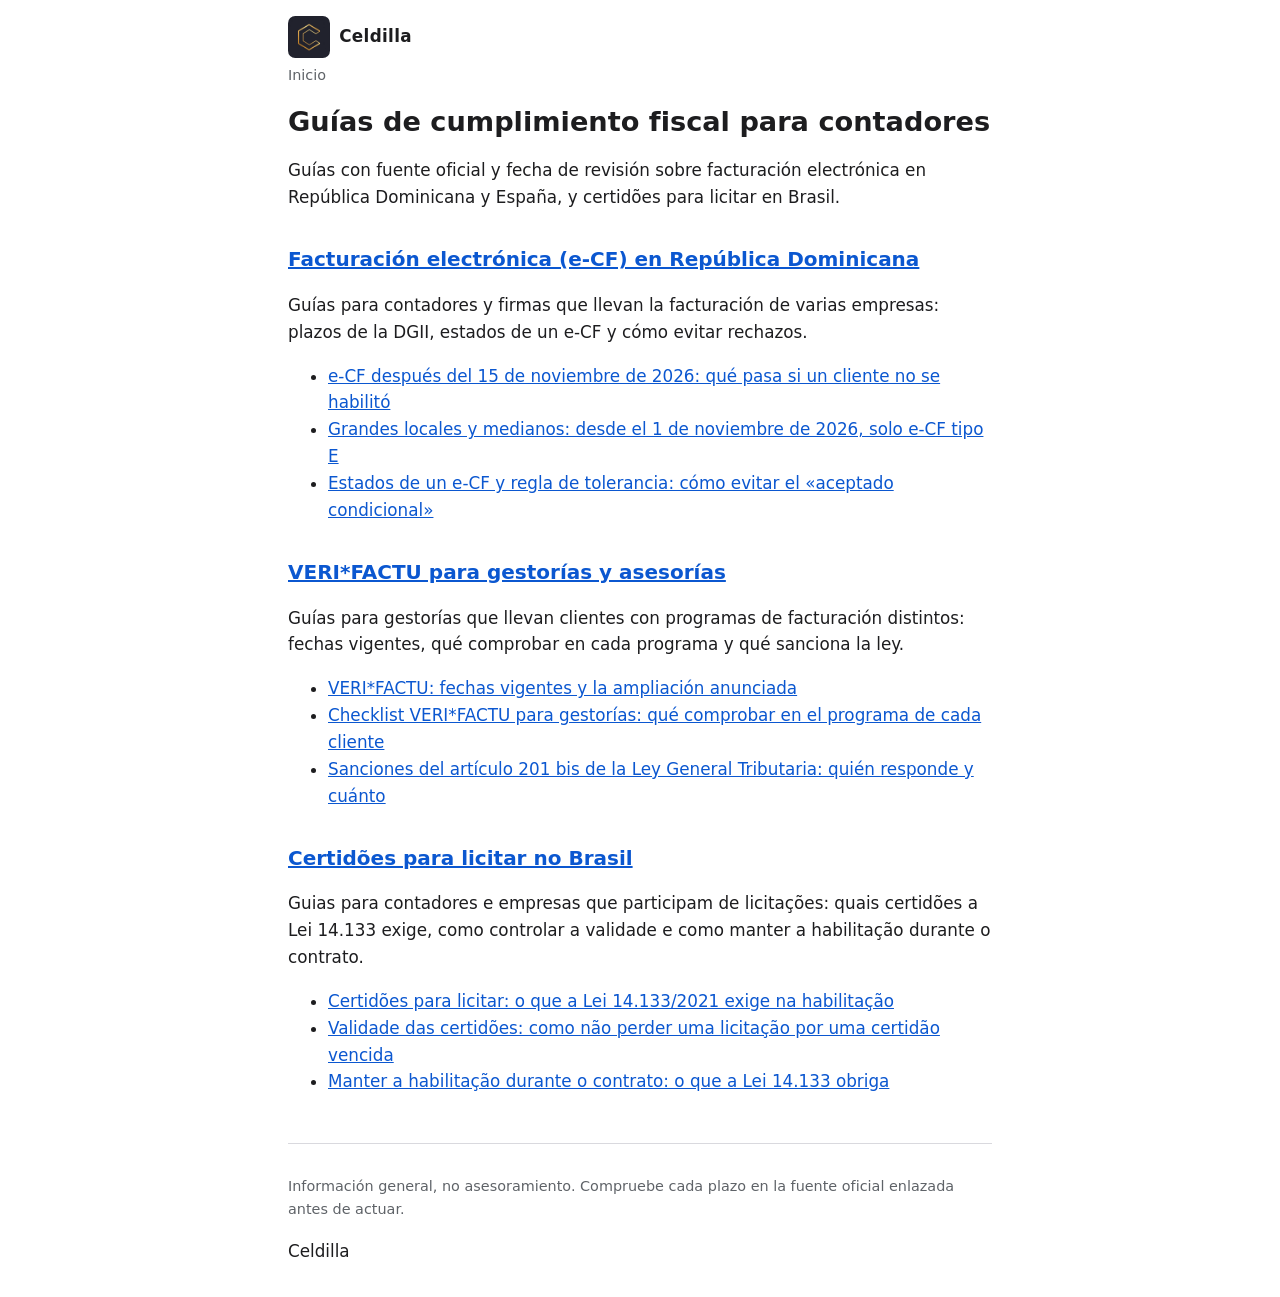
<file: index.html>
<!doctype html>
<html lang="es">
<head>
<meta charset="utf-8">
<meta name="viewport" content="width=device-width, initial-scale=1">
<title>Guías de cumplimiento fiscal para contadores</title>
<meta name="description" content="Guías con fuente oficial sobre e-CF, VERI*FACTU y certidões.">
<link rel="canonical" href="https://guias.celdilla.com/">
<link rel="stylesheet" href="estilo.css">
<link rel="icon" type="image/webp" href="logo-celdilla.webp">
<script type="application/ld+json">
{
 "@context": "https://schema.org",
 "@type": "WebSite",
 "name": "Guías de Celdilla",
 "inLanguage": [
  "es",
  "pt-BR"
 ],
 "publisher": {
  "@type": "Organization",
  "name": "Celdilla"
 }
}
</script>
</head>
<body>
<header>
<div class="marca"><img src="logo-celdilla.webp" alt="Logotipo de Celdilla" width="42" height="42"><span>Celdilla</span></div><nav aria-label="migas">Inicio</nav></header>
<main>
<h1>Guías de cumplimiento fiscal para contadores</h1>
<p>Guías con fuente oficial y fecha de revisión sobre facturación electrónica en República Dominicana y España, y certidões para licitar en Brasil.</p>
<section lang="es-DO"><h2><a href="rd/index.html">Facturación electrónica (e-CF) en República Dominicana</a></h2><p>Guías para contadores y firmas que llevan la facturación de varias empresas: plazos de la DGII, estados de un e-CF y cómo evitar rechazos.</p><ul><li><a href="rd/e-cf-despues-del-15-de-noviembre.html" hreflang="es-DO">e-CF después del 15 de noviembre de 2026: qué pasa si un cliente no se habilitó</a></li><li><a href="rd/grandes-locales-y-medianos-solo-e-cf.html" hreflang="es-DO">Grandes locales y medianos: desde el 1 de noviembre de 2026, solo e-CF tipo E</a></li><li><a href="rd/estados-del-e-cf-y-tolerancia.html" hreflang="es-DO">Estados de un e-CF y regla de tolerancia: cómo evitar el «aceptado condicional»</a></li></ul></section>
<section lang="es-ES"><h2><a href="es/index.html">VERI*FACTU para gestorías y asesorías</a></h2><p>Guías para gestorías que llevan clientes con programas de facturación distintos: fechas vigentes, qué comprobar en cada programa y qué sanciona la ley.</p><ul><li><a href="es/verifactu-fechas-vigentes.html" hreflang="es-ES">VERI*FACTU: fechas vigentes y la ampliación anunciada</a></li><li><a href="es/checklist-verifactu-gestorias.html" hreflang="es-ES">Checklist VERI*FACTU para gestorías: qué comprobar en el programa de cada cliente</a></li><li><a href="es/sanciones-articulo-201-bis.html" hreflang="es-ES">Sanciones del artículo 201 bis de la Ley General Tributaria: quién responde y cuánto</a></li></ul></section>
<section lang="pt-BR"><h2><a href="br/index.html">Certidões para licitar no Brasil</a></h2><p>Guias para contadores e empresas que participam de licitações: quais certidões a Lei 14.133 exige, como controlar a validade e como manter a habilitação durante o contrato.</p><ul><li><a href="br/certidoes-que-a-lei-14133-exige.html" hreflang="pt-BR">Certidões para licitar: o que a Lei 14.133/2021 exige na habilitação</a></li><li><a href="br/validade-das-certidoes.html" hreflang="pt-BR">Validade das certidões: como não perder uma licitação por uma certidão vencida</a></li><li><a href="br/manter-a-habilitacao-no-contrato.html" hreflang="pt-BR">Manter a habilitação durante o contrato: o que a Lei 14.133 obriga</a></li></ul></section>
</main>
<footer><p class="aviso">Información general, no asesoramiento. Compruebe cada plazo en la fuente oficial enlazada antes de actuar.</p><p>Celdilla</p></footer>
</body>
</html>
</file>
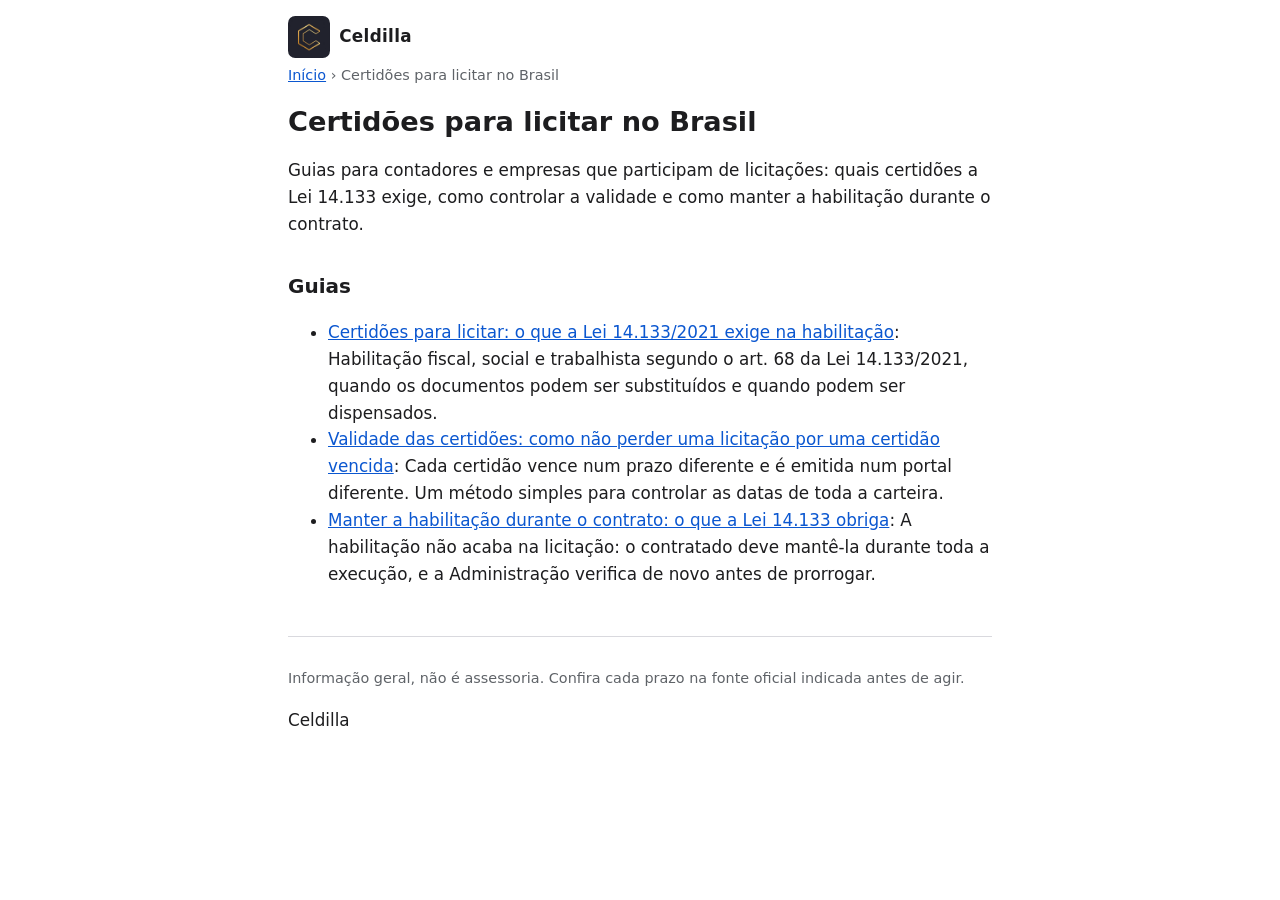
<file: br/index.html>
<!doctype html>
<html lang="pt-BR">
<head>
<meta charset="utf-8">
<meta name="viewport" content="width=device-width, initial-scale=1">
<title>Certidões para licitar no Brasil</title>
<meta name="description" content="Guias para contadores e empresas que participam de licitações: quais certidões a Lei 14.133 exige, como controlar a validade e como manter a habilitação durante o contrato.">
<link rel="canonical" href="https://guias.celdilla.com/br/">
<link rel="stylesheet" href="../estilo.css">
<link rel="icon" type="image/webp" href="../logo-celdilla.webp">
<script type="application/ld+json">
{
 "@context": "https://schema.org",
 "@type": "CollectionPage",
 "name": "Certidões para licitar no Brasil",
 "inLanguage": "pt-BR",
 "publisher": {
  "@type": "Organization",
  "name": "Celdilla"
 }
}
</script>
</head>
<body>
<header>
<div class="marca"><img src="../logo-celdilla.webp" alt="Logotipo de Celdilla" width="42" height="42"><span>Celdilla</span></div><nav aria-label="migas"><a href="../index.html">Início</a> › Certidões para licitar no Brasil</nav></header>
<main>
<h1>Certidões para licitar no Brasil</h1>
<p>Guias para contadores e empresas que participam de licitações: quais certidões a Lei 14.133 exige, como controlar a validade e como manter a habilitação durante o contrato.</p>
<h2>Guias</h2>
<ul><li><a href="certidoes-que-a-lei-14133-exige.html">Certidões para licitar: o que a Lei 14.133/2021 exige na habilitação</a>: Habilitação fiscal, social e trabalhista segundo o art. 68 da Lei 14.133/2021, quando os documentos podem ser substituídos e quando podem ser dispensados.</li><li><a href="validade-das-certidoes.html">Validade das certidões: como não perder uma licitação por uma certidão vencida</a>: Cada certidão vence num prazo diferente e é emitida num portal diferente. Um método simples para controlar as datas de toda a carteira.</li><li><a href="manter-a-habilitacao-no-contrato.html">Manter a habilitação durante o contrato: o que a Lei 14.133 obriga</a>: A habilitação não acaba na licitação: o contratado deve mantê-la durante toda a execução, e a Administração verifica de novo antes de prorrogar.</li></ul>


</main>
<footer><p class="aviso">Informação geral, não é assessoria. Confira cada prazo na fonte oficial indicada antes de agir.</p><p>Celdilla</p></footer>
</body>
</html>
</file>
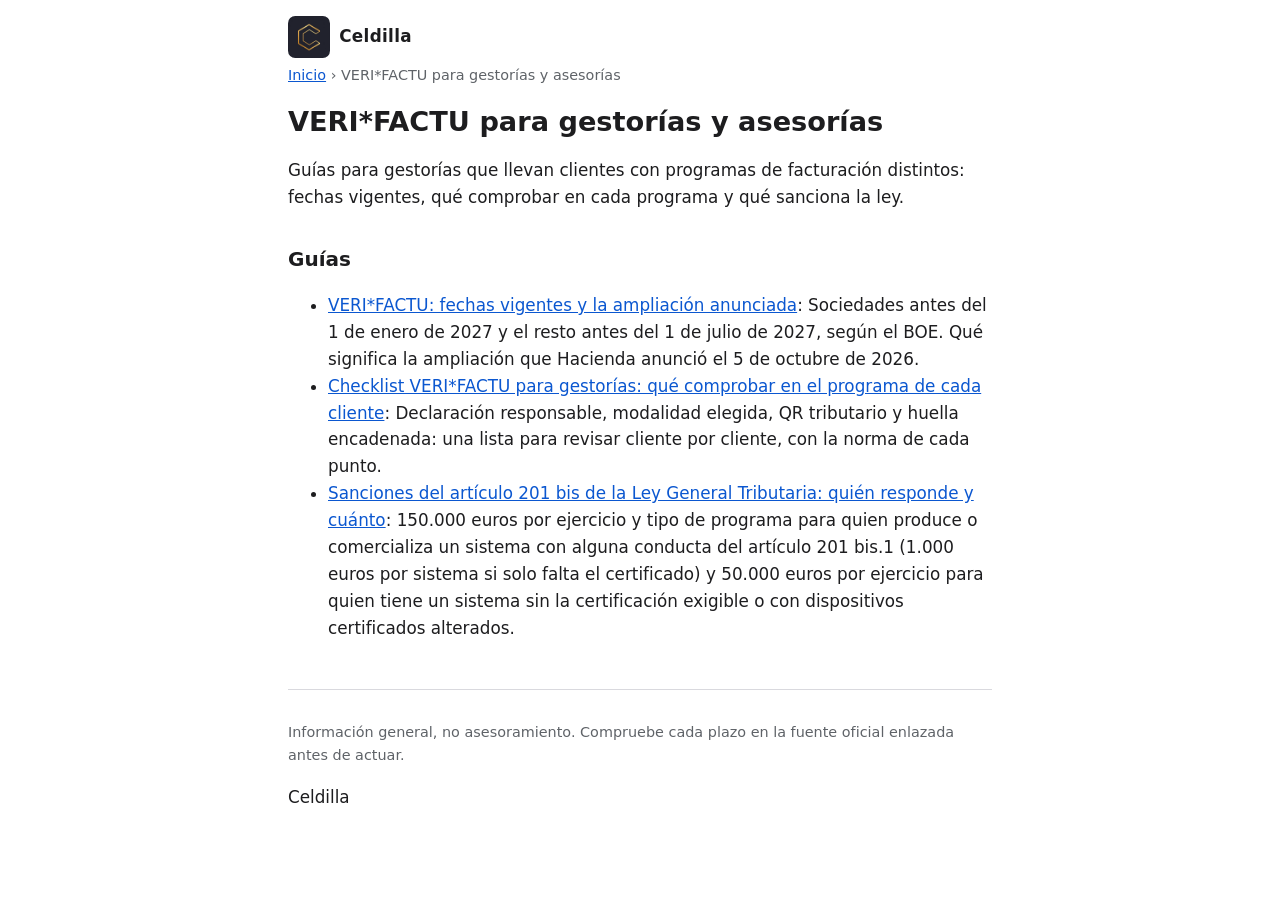
<file: es/index.html>
<!doctype html>
<html lang="es-ES">
<head>
<meta charset="utf-8">
<meta name="viewport" content="width=device-width, initial-scale=1">
<title>VERI*FACTU para gestorías y asesorías</title>
<meta name="description" content="Guías para gestorías que llevan clientes con programas de facturación distintos: fechas vigentes, qué comprobar en cada programa y qué sanciona la ley.">
<link rel="canonical" href="https://guias.celdilla.com/es/">
<link rel="stylesheet" href="../estilo.css">
<link rel="icon" type="image/webp" href="../logo-celdilla.webp">
<script type="application/ld+json">
{
 "@context": "https://schema.org",
 "@type": "CollectionPage",
 "name": "VERI*FACTU para gestorías y asesorías",
 "inLanguage": "es-ES",
 "publisher": {
  "@type": "Organization",
  "name": "Celdilla"
 }
}
</script>
</head>
<body>
<header>
<div class="marca"><img src="../logo-celdilla.webp" alt="Logotipo de Celdilla" width="42" height="42"><span>Celdilla</span></div><nav aria-label="migas"><a href="../index.html">Inicio</a> › VERI*FACTU para gestorías y asesorías</nav></header>
<main>
<h1>VERI*FACTU para gestorías y asesorías</h1>
<p>Guías para gestorías que llevan clientes con programas de facturación distintos: fechas vigentes, qué comprobar en cada programa y qué sanciona la ley.</p>
<h2>Guías</h2>
<ul><li><a href="verifactu-fechas-vigentes.html">VERI*FACTU: fechas vigentes y la ampliación anunciada</a>: Sociedades antes del 1 de enero de 2027 y el resto antes del 1 de julio de 2027, según el BOE. Qué significa la ampliación que Hacienda anunció el 5 de octubre de 2026.</li><li><a href="checklist-verifactu-gestorias.html">Checklist VERI*FACTU para gestorías: qué comprobar en el programa de cada cliente</a>: Declaración responsable, modalidad elegida, QR tributario y huella encadenada: una lista para revisar cliente por cliente, con la norma de cada punto.</li><li><a href="sanciones-articulo-201-bis.html">Sanciones del artículo 201 bis de la Ley General Tributaria: quién responde y cuánto</a>: 150.000 euros por ejercicio y tipo de programa para quien produce o comercializa un sistema con alguna conducta del artículo 201 bis.1 (1.000 euros por sistema si solo falta el certificado) y 50.000 euros por ejercicio para quien tiene un sistema sin la certificación exigible o con dispositivos certificados alterados.</li></ul>


</main>
<footer><p class="aviso">Información general, no asesoramiento. Compruebe cada plazo en la fuente oficial enlazada antes de actuar.</p><p>Celdilla</p></footer>
</body>
</html>
</file>
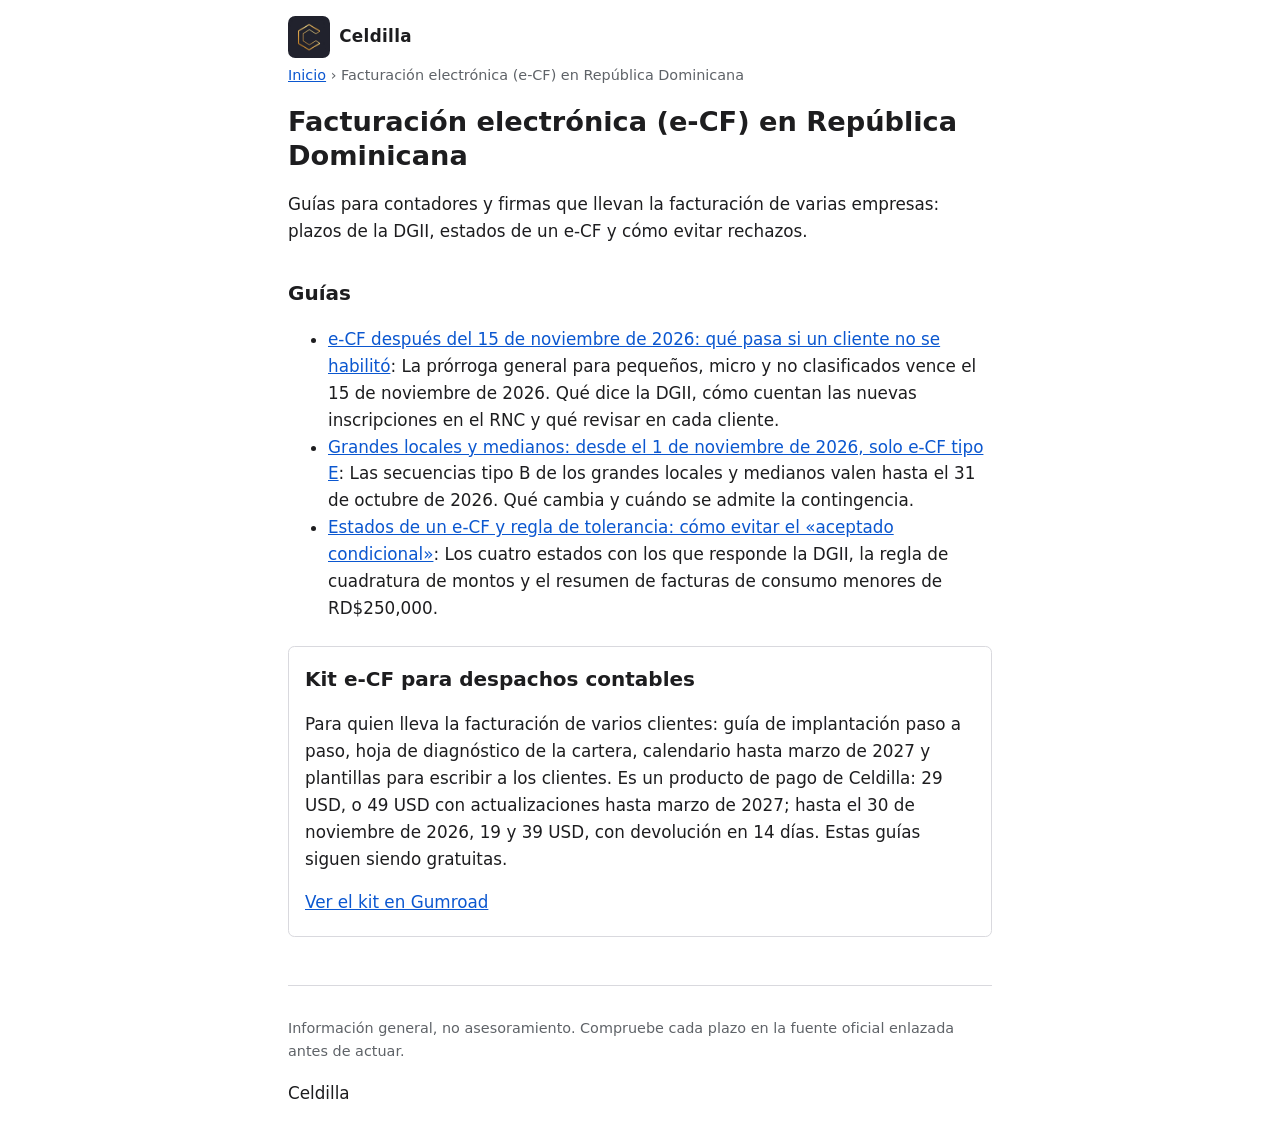
<file: rd/index.html>
<!doctype html>
<html lang="es-DO">
<head>
<meta charset="utf-8">
<meta name="viewport" content="width=device-width, initial-scale=1">
<title>Facturación electrónica (e-CF) en República Dominicana</title>
<meta name="description" content="Guías para contadores y firmas que llevan la facturación de varias empresas: plazos de la DGII, estados de un e-CF y cómo evitar rechazos.">
<link rel="canonical" href="https://guias.celdilla.com/rd/">
<link rel="stylesheet" href="../estilo.css">
<link rel="icon" type="image/webp" href="../logo-celdilla.webp">
<script type="application/ld+json">
{
 "@context": "https://schema.org",
 "@type": "CollectionPage",
 "name": "Facturación electrónica (e-CF) en República Dominicana",
 "inLanguage": "es-DO",
 "publisher": {
  "@type": "Organization",
  "name": "Celdilla"
 }
}
</script>
</head>
<body>
<header>
<div class="marca"><img src="../logo-celdilla.webp" alt="Logotipo de Celdilla" width="42" height="42"><span>Celdilla</span></div><nav aria-label="migas"><a href="../index.html">Inicio</a> › Facturación electrónica (e-CF) en República Dominicana</nav></header>
<main>
<h1>Facturación electrónica (e-CF) en República Dominicana</h1>
<p>Guías para contadores y firmas que llevan la facturación de varias empresas: plazos de la DGII, estados de un e-CF y cómo evitar rechazos.</p>
<h2>Guías</h2>
<ul><li><a href="e-cf-despues-del-15-de-noviembre.html">e-CF después del 15 de noviembre de 2026: qué pasa si un cliente no se habilitó</a>: La prórroga general para pequeños, micro y no clasificados vence el 15 de noviembre de 2026. Qué dice la DGII, cómo cuentan las nuevas inscripciones en el RNC y qué revisar en cada cliente.</li><li><a href="grandes-locales-y-medianos-solo-e-cf.html">Grandes locales y medianos: desde el 1 de noviembre de 2026, solo e-CF tipo E</a>: Las secuencias tipo B de los grandes locales y medianos valen hasta el 31 de octubre de 2026. Qué cambia y cuándo se admite la contingencia.</li><li><a href="estados-del-e-cf-y-tolerancia.html">Estados de un e-CF y regla de tolerancia: cómo evitar el «aceptado condicional»</a>: Los cuatro estados con los que responde la DGII, la regla de cuadratura de montos y el resumen de facturas de consumo menores de RD$250,000.</li></ul>
<aside class="kit">
<h2>Kit e-CF para despachos contables</h2>
<p>Para quien lleva la facturación de varios clientes: guía de implantación paso a paso, hoja de diagnóstico de la cartera, calendario hasta marzo de 2027 y plantillas para escribir a los clientes. Es un producto de pago de Celdilla: 29 USD, o 49 USD con actualizaciones hasta marzo de 2027; hasta el 30 de noviembre de 2026, 19 y 39 USD, con devolución en 14 días. Estas guías siguen siendo gratuitas.</p>
<p><a href="https://ramirezral.gumroad.com/l/kit-ecf-rd?utm_source=guias&amp;utm_medium=referral&amp;utm_campaign=kit-ecf-rd&amp;utm_content=hub">Ver el kit en Gumroad</a></p>
</aside>

</main>
<footer><p class="aviso">Información general, no asesoramiento. Compruebe cada plazo en la fuente oficial enlazada antes de actuar.</p><p>Celdilla</p></footer>
</body>
</html>
</file>
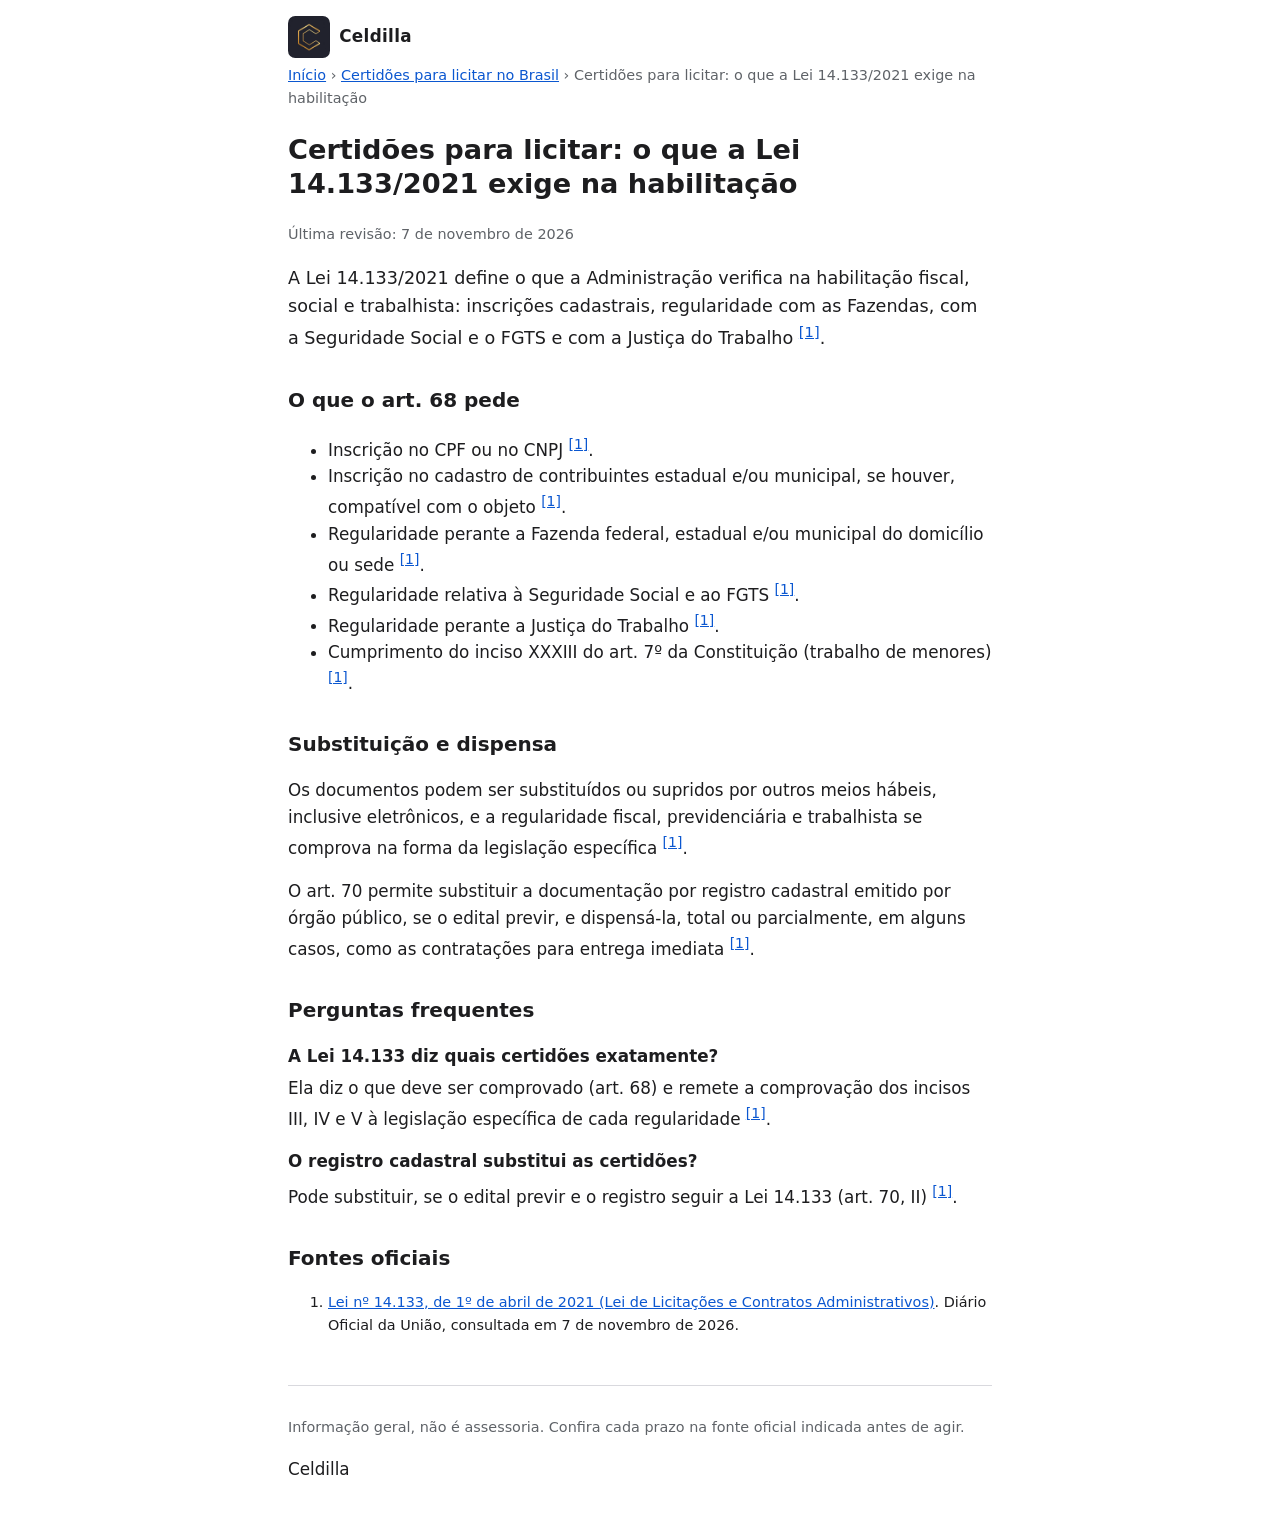
<file: br/certidoes-que-a-lei-14133-exige.html>
<!doctype html>
<html lang="pt-BR">
<head>
<meta charset="utf-8">
<meta name="viewport" content="width=device-width, initial-scale=1">
<title>Certidões para licitar: o que a Lei 14.133/2021 exige na habilitação</title>
<meta name="description" content="Habilitação fiscal, social e trabalhista segundo o art. 68 da Lei 14.133/2021, quando os documentos podem ser substituídos e quando podem ser dispensados.">
<link rel="canonical" href="https://guias.celdilla.com/br/certidoes-que-a-lei-14133-exige.html">
<link rel="stylesheet" href="../estilo.css">
<link rel="icon" type="image/webp" href="../logo-celdilla.webp">
<script type="application/ld+json">
{
 "@context": "https://schema.org",
 "@type": "Article",
 "headline": "Certidões para licitar: o que a Lei 14.133/2021 exige na habilitação",
 "description": "Habilitação fiscal, social e trabalhista segundo o art. 68 da Lei 14.133/2021, quando os documentos podem ser substituídos e quando podem ser dispensados.",
 "inLanguage": "pt-BR",
 "datePublished": "2026-11-07",
 "dateModified": "2026-11-07",
 "author": {
  "@type": "Organization",
  "name": "Celdilla"
 },
 "publisher": {
  "@type": "Organization",
  "name": "Celdilla"
 },
 "citation": [
  {
   "@type": "CreativeWork",
   "name": "Lei nº 14.133, de 1º de abril de 2021 (Lei de Licitações e Contratos Administrativos)",
   "url": "https://www.in.gov.br/en/web/dou/-/lei-n-14.133-de-1-de-abril-de-2021-311876884"
  }
 ],
 "url": "https://guias.celdilla.com/br/certidoes-que-a-lei-14133-exige.html"
}
</script>
<script type="application/ld+json">
{
 "@context": "https://schema.org",
 "@type": "FAQPage",
 "mainEntity": [
  {
   "@type": "Question",
   "name": "A Lei 14.133 diz quais certidões exatamente?",
   "acceptedAnswer": {
    "@type": "Answer",
    "text": "Ela diz o que deve ser comprovado (art. 68) e remete a comprovação dos incisos III, IV e V à legislação específica de cada regularidade [1]."
   }
  },
  {
   "@type": "Question",
   "name": "O registro cadastral substitui as certidões?",
   "acceptedAnswer": {
    "@type": "Answer",
    "text": "Pode substituir, se o edital previr e o registro seguir a Lei 14.133 (art. 70, II) [1]."
   }
  }
 ]
}
</script>
</head>
<body>
<header>
<div class="marca"><img src="../logo-celdilla.webp" alt="Logotipo de Celdilla" width="42" height="42"><span>Celdilla</span></div><nav aria-label="migas"><a href="../index.html">Início</a> › <a href="index.html">Certidões para licitar no Brasil</a> › Certidões para licitar: o que a Lei 14.133/2021 exige na habilitação</nav></header>
<main>
<article>
<h1>Certidões para licitar: o que a Lei 14.133/2021 exige na habilitação</h1>
<p class="revision">Última revisão: <time datetime="2026-11-07">7 de novembro de 2026</time></p>
<p class="resumen">A Lei 14.133/2021 define o que a Administração verifica na habilitação fiscal, social e trabalhista: inscrições cadastrais, regularidade com as Fazendas, com a Seguridade Social e o FGTS e com a Justiça do Trabalho <sup><a href="#fuente-1">[1]</a></sup>.</p>
<h2>O que o art. 68 pede</h2>
<ul><li>Inscrição no CPF ou no CNPJ <sup><a href="#fuente-1">[1]</a></sup>.</li><li>Inscrição no cadastro de contribuintes estadual e/ou municipal, se houver, compatível com o objeto <sup><a href="#fuente-1">[1]</a></sup>.</li><li>Regularidade perante a Fazenda federal, estadual e/ou municipal do domicílio ou sede <sup><a href="#fuente-1">[1]</a></sup>.</li><li>Regularidade relativa à Seguridade Social e ao FGTS <sup><a href="#fuente-1">[1]</a></sup>.</li><li>Regularidade perante a Justiça do Trabalho <sup><a href="#fuente-1">[1]</a></sup>.</li><li>Cumprimento do inciso XXXIII do art. 7º da Constituição (trabalho de menores) <sup><a href="#fuente-1">[1]</a></sup>.</li></ul>
<h2>Substituição e dispensa</h2>
<p>Os documentos podem ser substituídos ou supridos por outros meios hábeis, inclusive eletrônicos, e a regularidade fiscal, previdenciária e trabalhista se comprova na forma da legislação específica <sup><a href="#fuente-1">[1]</a></sup>.</p>
<p>O art. 70 permite substituir a documentação por registro cadastral emitido por órgão público, se o edital previr, e dispensá-la, total ou parcialmente, em alguns casos, como as contratações para entrega imediata <sup><a href="#fuente-1">[1]</a></sup>.</p>
<h2>Perguntas frequentes</h2>
<dl class="faq"><dt>A Lei 14.133 diz quais certidões exatamente?</dt><dd>Ela diz o que deve ser comprovado (art. 68) e remete a comprovação dos incisos III, IV e V à legislação específica de cada regularidade <sup><a href="#fuente-1">[1]</a></sup>.</dd><dt>O registro cadastral substitui as certidões?</dt><dd>Pode substituir, se o edital previr e o registro seguir a Lei 14.133 (art. 70, II) <sup><a href="#fuente-1">[1]</a></sup>.</dd></dl>
<h2>Fontes oficiais</h2>
<ol class="fuentes"><li id="fuente-1"><a href="https://www.in.gov.br/en/web/dou/-/lei-n-14.133-de-1-de-abril-de-2021-311876884" rel="noopener">Lei nº 14.133, de 1º de abril de 2021 (Lei de Licitações e Contratos Administrativos)</a>. Diário Oficial da União, consultada em 7 de novembro de 2026.</li></ol>
</article>
</main>
<footer><p class="aviso">Informação geral, não é assessoria. Confira cada prazo na fonte oficial indicada antes de agir.</p><p>Celdilla</p></footer>
</body>
</html>
</file>
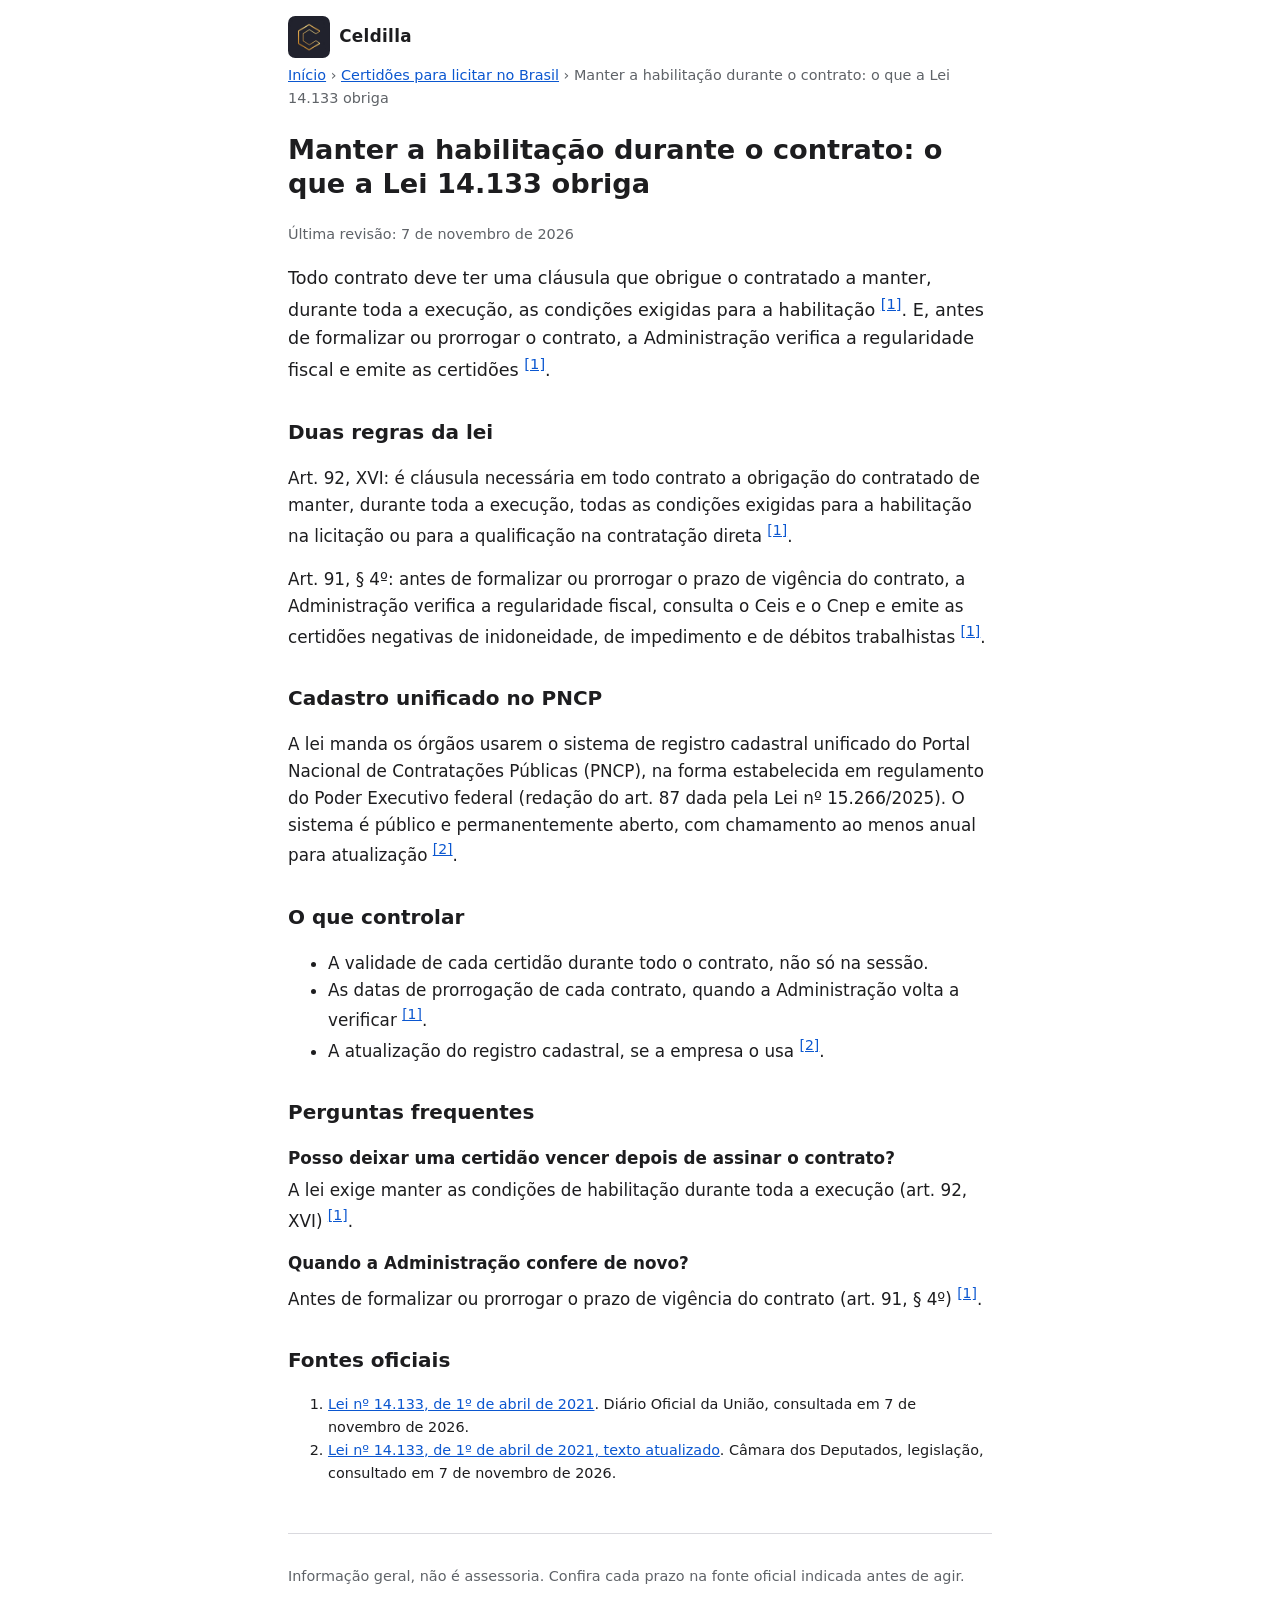
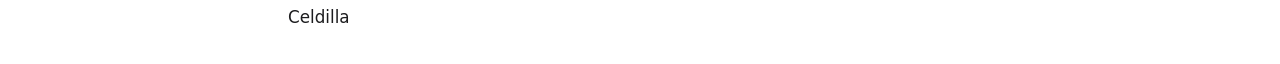
<file: br/manter-a-habilitacao-no-contrato.html>
<!doctype html>
<html lang="pt-BR">
<head>
<meta charset="utf-8">
<meta name="viewport" content="width=device-width, initial-scale=1">
<title>Manter a habilitação durante o contrato: o que a Lei 14.133 obriga</title>
<meta name="description" content="A habilitação não acaba na licitação: o contratado deve mantê-la durante toda a execução, e a Administração verifica de novo antes de prorrogar.">
<link rel="canonical" href="https://guias.celdilla.com/br/manter-a-habilitacao-no-contrato.html">
<link rel="stylesheet" href="../estilo.css">
<link rel="icon" type="image/webp" href="../logo-celdilla.webp">
<script type="application/ld+json">
{
 "@context": "https://schema.org",
 "@type": "Article",
 "headline": "Manter a habilitação durante o contrato: o que a Lei 14.133 obriga",
 "description": "A habilitação não acaba na licitação: o contratado deve mantê-la durante toda a execução, e a Administração verifica de novo antes de prorrogar.",
 "inLanguage": "pt-BR",
 "datePublished": "2026-11-07",
 "dateModified": "2026-11-07",
 "author": {
  "@type": "Organization",
  "name": "Celdilla"
 },
 "publisher": {
  "@type": "Organization",
  "name": "Celdilla"
 },
 "citation": [
  {
   "@type": "CreativeWork",
   "name": "Lei nº 14.133, de 1º de abril de 2021",
   "url": "https://www.in.gov.br/en/web/dou/-/lei-n-14.133-de-1-de-abril-de-2021-311876884"
  },
  {
   "@type": "CreativeWork",
   "name": "Lei nº 14.133, de 1º de abril de 2021, texto atualizado",
   "url": "https://www2.camara.leg.br/legin/fed/lei/2021/lei-14133-1-abril-2021-791222-normaatualizada-pl.pdf"
  }
 ],
 "url": "https://guias.celdilla.com/br/manter-a-habilitacao-no-contrato.html"
}
</script>
<script type="application/ld+json">
{
 "@context": "https://schema.org",
 "@type": "FAQPage",
 "mainEntity": [
  {
   "@type": "Question",
   "name": "Posso deixar uma certidão vencer depois de assinar o contrato?",
   "acceptedAnswer": {
    "@type": "Answer",
    "text": "A lei exige manter as condições de habilitação durante toda a execução (art. 92, XVI) [1]."
   }
  },
  {
   "@type": "Question",
   "name": "Quando a Administração confere de novo?",
   "acceptedAnswer": {
    "@type": "Answer",
    "text": "Antes de formalizar ou prorrogar o prazo de vigência do contrato (art. 91, § 4º) [1]."
   }
  }
 ]
}
</script>
</head>
<body>
<header>
<div class="marca"><img src="../logo-celdilla.webp" alt="Logotipo de Celdilla" width="42" height="42"><span>Celdilla</span></div><nav aria-label="migas"><a href="../index.html">Início</a> › <a href="index.html">Certidões para licitar no Brasil</a> › Manter a habilitação durante o contrato: o que a Lei 14.133 obriga</nav></header>
<main>
<article>
<h1>Manter a habilitação durante o contrato: o que a Lei 14.133 obriga</h1>
<p class="revision">Última revisão: <time datetime="2026-11-07">7 de novembro de 2026</time></p>
<p class="resumen">Todo contrato deve ter uma cláusula que obrigue o contratado a manter, durante toda a execução, as condições exigidas para a habilitação <sup><a href="#fuente-1">[1]</a></sup>. E, antes de formalizar ou prorrogar o contrato, a Administração verifica a regularidade fiscal e emite as certidões <sup><a href="#fuente-1">[1]</a></sup>.</p>
<h2>Duas regras da lei</h2>
<p>Art. 92, XVI: é cláusula necessária em todo contrato a obrigação do contratado de manter, durante toda a execução, todas as condições exigidas para a habilitação na licitação ou para a qualificação na contratação direta <sup><a href="#fuente-1">[1]</a></sup>.</p>
<p>Art. 91, § 4º: antes de formalizar ou prorrogar o prazo de vigência do contrato, a Administração verifica a regularidade fiscal, consulta o Ceis e o Cnep e emite as certidões negativas de inidoneidade, de impedimento e de débitos trabalhistas <sup><a href="#fuente-1">[1]</a></sup>.</p>
<h2>Cadastro unificado no PNCP</h2>
<p>A lei manda os órgãos usarem o sistema de registro cadastral unificado do Portal Nacional de Contratações Públicas (PNCP), na forma estabelecida em regulamento do Poder Executivo federal (redação do art. 87 dada pela Lei nº 15.266/2025). O sistema é público e permanentemente aberto, com chamamento ao menos anual para atualização <sup><a href="#fuente-2">[2]</a></sup>.</p>
<h2>O que controlar</h2>
<ul><li>A validade de cada certidão durante todo o contrato, não só na sessão.</li><li>As datas de prorrogação de cada contrato, quando a Administração volta a verificar <sup><a href="#fuente-1">[1]</a></sup>.</li><li>A atualização do registro cadastral, se a empresa o usa <sup><a href="#fuente-2">[2]</a></sup>.</li></ul>
<h2>Perguntas frequentes</h2>
<dl class="faq"><dt>Posso deixar uma certidão vencer depois de assinar o contrato?</dt><dd>A lei exige manter as condições de habilitação durante toda a execução (art. 92, XVI) <sup><a href="#fuente-1">[1]</a></sup>.</dd><dt>Quando a Administração confere de novo?</dt><dd>Antes de formalizar ou prorrogar o prazo de vigência do contrato (art. 91, § 4º) <sup><a href="#fuente-1">[1]</a></sup>.</dd></dl>
<h2>Fontes oficiais</h2>
<ol class="fuentes"><li id="fuente-1"><a href="https://www.in.gov.br/en/web/dou/-/lei-n-14.133-de-1-de-abril-de-2021-311876884" rel="noopener">Lei nº 14.133, de 1º de abril de 2021</a>. Diário Oficial da União, consultada em 7 de novembro de 2026.</li><li id="fuente-2"><a href="https://www2.camara.leg.br/legin/fed/lei/2021/lei-14133-1-abril-2021-791222-normaatualizada-pl.pdf" rel="noopener">Lei nº 14.133, de 1º de abril de 2021, texto atualizado</a>. Câmara dos Deputados, legislação, consultado em 7 de novembro de 2026.</li></ol>
</article>
</main>
<footer><p class="aviso">Informação geral, não é assessoria. Confira cada prazo na fonte oficial indicada antes de agir.</p><p>Celdilla</p></footer>
</body>
</html>
</file>
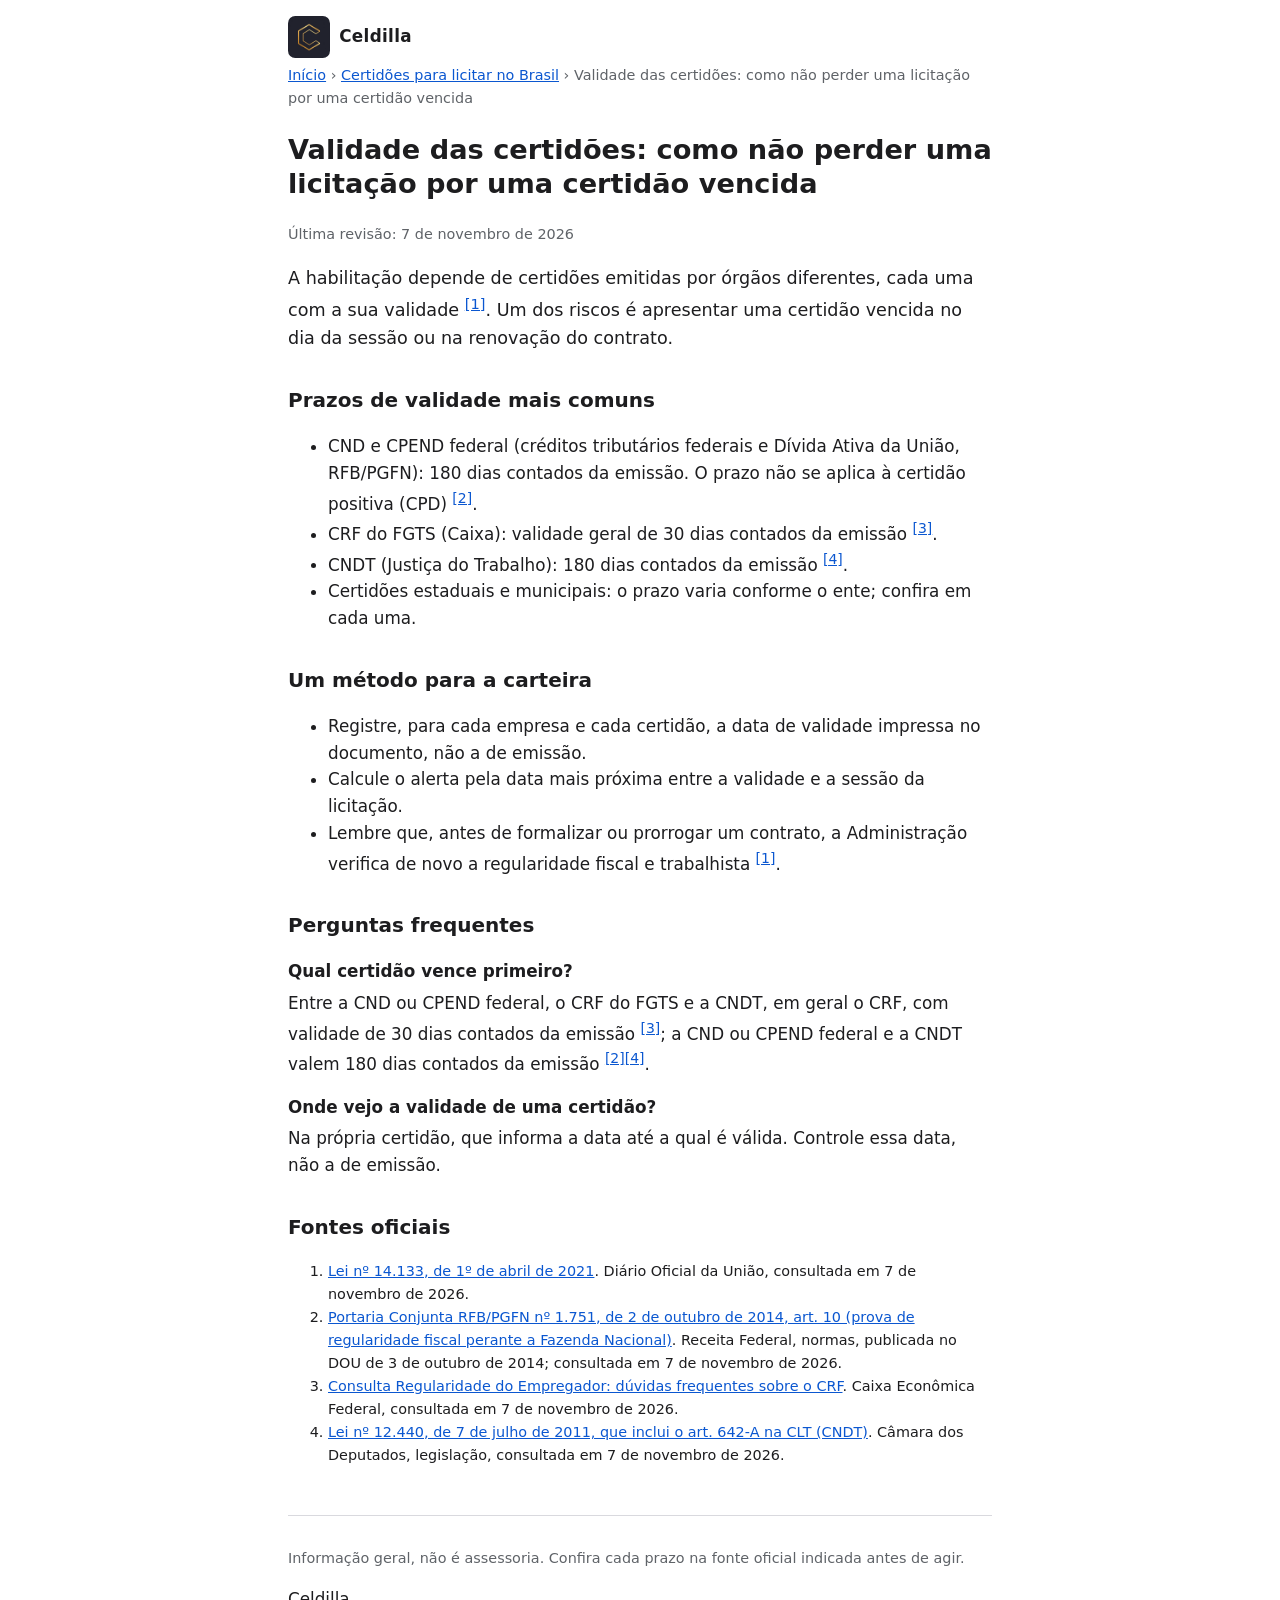
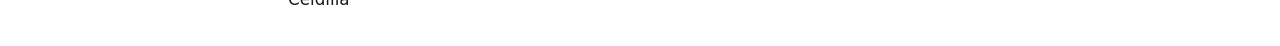
<file: br/validade-das-certidoes.html>
<!doctype html>
<html lang="pt-BR">
<head>
<meta charset="utf-8">
<meta name="viewport" content="width=device-width, initial-scale=1">
<title>Validade das certidões: como não perder uma licitação por uma certidão vencida</title>
<meta name="description" content="Cada certidão vence num prazo diferente e é emitida num portal diferente. Um método simples para controlar as datas de toda a carteira.">
<link rel="canonical" href="https://guias.celdilla.com/br/validade-das-certidoes.html">
<link rel="stylesheet" href="../estilo.css">
<link rel="icon" type="image/webp" href="../logo-celdilla.webp">
<script type="application/ld+json">
{
 "@context": "https://schema.org",
 "@type": "Article",
 "headline": "Validade das certidões: como não perder uma licitação por uma certidão vencida",
 "description": "Cada certidão vence num prazo diferente e é emitida num portal diferente. Um método simples para controlar as datas de toda a carteira.",
 "inLanguage": "pt-BR",
 "datePublished": "2026-11-07",
 "dateModified": "2026-11-07",
 "author": {
  "@type": "Organization",
  "name": "Celdilla"
 },
 "publisher": {
  "@type": "Organization",
  "name": "Celdilla"
 },
 "citation": [
  {
   "@type": "CreativeWork",
   "name": "Lei nº 14.133, de 1º de abril de 2021",
   "url": "https://www.in.gov.br/en/web/dou/-/lei-n-14.133-de-1-de-abril-de-2021-311876884"
  },
  {
   "@type": "CreativeWork",
   "name": "Portaria Conjunta RFB/PGFN nº 1.751, de 2 de outubro de 2014, art. 10 (prova de regularidade fiscal perante a Fazenda Nacional)",
   "url": "https://normas.receita.fazenda.gov.br/sijut2consulta/link.action?idAto=56753&visao=anotado"
  },
  {
   "@type": "CreativeWork",
   "name": "Consulta Regularidade do Empregador: dúvidas frequentes sobre o CRF",
   "url": "https://consulta-crf.caixa.gov.br/consultacrf/pages/duvidasfrequentes.jsf"
  },
  {
   "@type": "CreativeWork",
   "name": "Lei nº 12.440, de 7 de julho de 2011, que inclui o art. 642-A na CLT (CNDT)",
   "url": "https://www2.camara.leg.br/legin/fed/lei/2011/lei-12440-7-julho-2011-610905-publicacaooriginal-133027-pl.html"
  }
 ],
 "url": "https://guias.celdilla.com/br/validade-das-certidoes.html"
}
</script>
<script type="application/ld+json">
{
 "@context": "https://schema.org",
 "@type": "FAQPage",
 "mainEntity": [
  {
   "@type": "Question",
   "name": "Qual certidão vence primeiro?",
   "acceptedAnswer": {
    "@type": "Answer",
    "text": "Entre a CND ou CPEND federal, o CRF do FGTS e a CNDT, em geral o CRF, com validade de 30 dias contados da emissão [3]; a CND ou CPEND federal e a CNDT valem 180 dias contados da emissão [2][4]."
   }
  },
  {
   "@type": "Question",
   "name": "Onde vejo a validade de uma certidão?",
   "acceptedAnswer": {
    "@type": "Answer",
    "text": "Na própria certidão, que informa a data até a qual é válida. Controle essa data, não a de emissão."
   }
  }
 ]
}
</script>
</head>
<body>
<header>
<div class="marca"><img src="../logo-celdilla.webp" alt="Logotipo de Celdilla" width="42" height="42"><span>Celdilla</span></div><nav aria-label="migas"><a href="../index.html">Início</a> › <a href="index.html">Certidões para licitar no Brasil</a> › Validade das certidões: como não perder uma licitação por uma certidão vencida</nav></header>
<main>
<article>
<h1>Validade das certidões: como não perder uma licitação por uma certidão vencida</h1>
<p class="revision">Última revisão: <time datetime="2026-11-07">7 de novembro de 2026</time></p>
<p class="resumen">A habilitação depende de certidões emitidas por órgãos diferentes, cada uma com a sua validade <sup><a href="#fuente-1">[1]</a></sup>. Um dos riscos é apresentar uma certidão vencida no dia da sessão ou na renovação do contrato.</p>
<h2>Prazos de validade mais comuns</h2>
<ul><li>CND e CPEND federal (créditos tributários federais e Dívida Ativa da União, RFB/PGFN): 180 dias contados da emissão. O prazo não se aplica à certidão positiva (CPD) <sup><a href="#fuente-2">[2]</a></sup>.</li><li>CRF do FGTS (Caixa): validade geral de 30 dias contados da emissão <sup><a href="#fuente-3">[3]</a></sup>.</li><li>CNDT (Justiça do Trabalho): 180 dias contados da emissão <sup><a href="#fuente-4">[4]</a></sup>.</li><li>Certidões estaduais e municipais: o prazo varia conforme o ente; confira em cada uma.</li></ul>
<h2>Um método para a carteira</h2>
<ul><li>Registre, para cada empresa e cada certidão, a data de validade impressa no documento, não a de emissão.</li><li>Calcule o alerta pela data mais próxima entre a validade e a sessão da licitação.</li><li>Lembre que, antes de formalizar ou prorrogar um contrato, a Administração verifica de novo a regularidade fiscal e trabalhista <sup><a href="#fuente-1">[1]</a></sup>.</li></ul>
<h2>Perguntas frequentes</h2>
<dl class="faq"><dt>Qual certidão vence primeiro?</dt><dd>Entre a CND ou CPEND federal, o CRF do FGTS e a CNDT, em geral o CRF, com validade de 30 dias contados da emissão <sup><a href="#fuente-3">[3]</a></sup>; a CND ou CPEND federal e a CNDT valem 180 dias contados da emissão <sup><a href="#fuente-2">[2]</a></sup><sup><a href="#fuente-4">[4]</a></sup>.</dd><dt>Onde vejo a validade de uma certidão?</dt><dd>Na própria certidão, que informa a data até a qual é válida. Controle essa data, não a de emissão.</dd></dl>
<h2>Fontes oficiais</h2>
<ol class="fuentes"><li id="fuente-1"><a href="https://www.in.gov.br/en/web/dou/-/lei-n-14.133-de-1-de-abril-de-2021-311876884" rel="noopener">Lei nº 14.133, de 1º de abril de 2021</a>. Diário Oficial da União, consultada em 7 de novembro de 2026.</li><li id="fuente-2"><a href="https://normas.receita.fazenda.gov.br/sijut2consulta/link.action?idAto=56753&amp;visao=anotado" rel="noopener">Portaria Conjunta RFB/PGFN nº 1.751, de 2 de outubro de 2014, art. 10 (prova de regularidade fiscal perante a Fazenda Nacional)</a>. Receita Federal, normas, publicada no DOU de 3 de outubro de 2014; consultada em 7 de novembro de 2026.</li><li id="fuente-3"><a href="https://consulta-crf.caixa.gov.br/consultacrf/pages/duvidasfrequentes.jsf" rel="noopener">Consulta Regularidade do Empregador: dúvidas frequentes sobre o CRF</a>. Caixa Econômica Federal, consultada em 7 de novembro de 2026.</li><li id="fuente-4"><a href="https://www2.camara.leg.br/legin/fed/lei/2011/lei-12440-7-julho-2011-610905-publicacaooriginal-133027-pl.html" rel="noopener">Lei nº 12.440, de 7 de julho de 2011, que inclui o art. 642-A na CLT (CNDT)</a>. Câmara dos Deputados, legislação, consultada em 7 de novembro de 2026.</li></ol>
</article>
</main>
<footer><p class="aviso">Informação geral, não é assessoria. Confira cada prazo na fonte oficial indicada antes de agir.</p><p>Celdilla</p></footer>
</body>
</html>
</file>
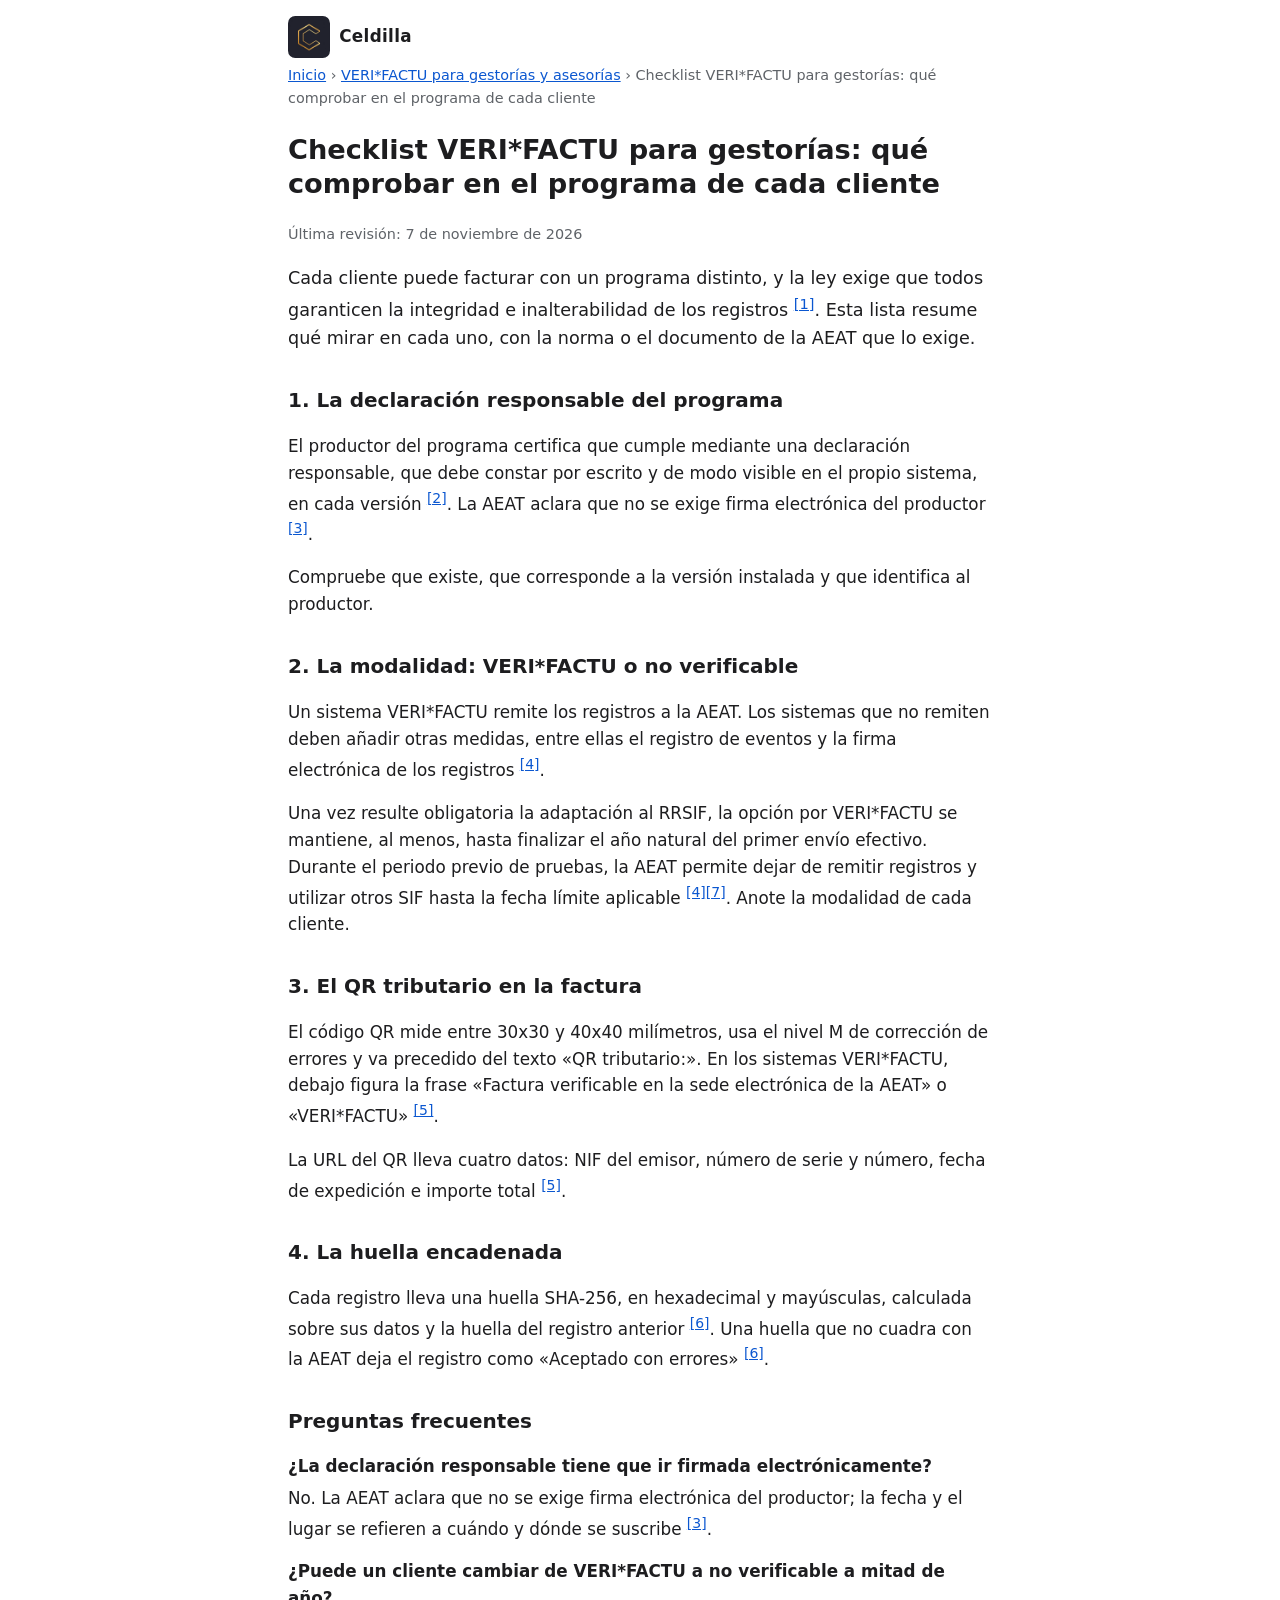
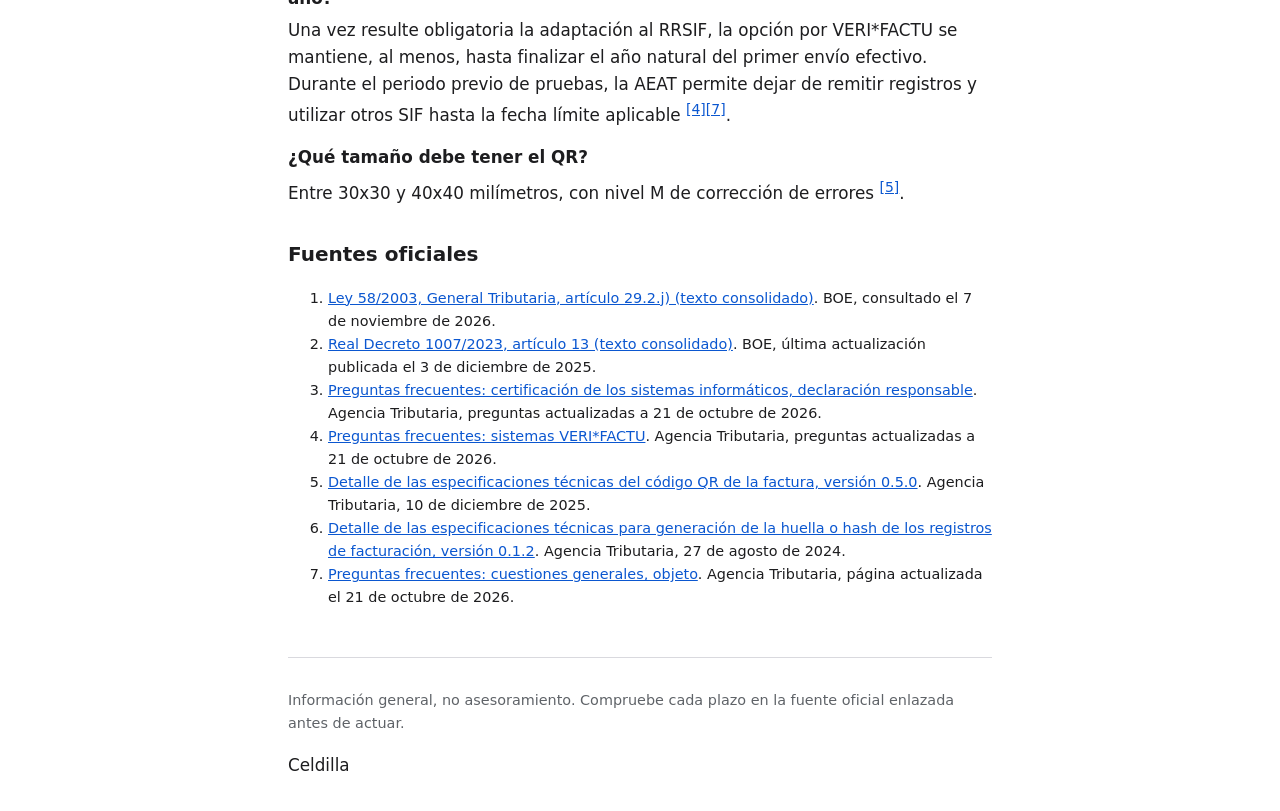
<file: es/checklist-verifactu-gestorias.html>
<!doctype html>
<html lang="es-ES">
<head>
<meta charset="utf-8">
<meta name="viewport" content="width=device-width, initial-scale=1">
<title>Checklist VERI*FACTU para gestorías: qué comprobar en el programa de cada cliente</title>
<meta name="description" content="Declaración responsable, modalidad elegida, QR tributario y huella encadenada: una lista para revisar cliente por cliente, con la norma de cada punto.">
<link rel="canonical" href="https://guias.celdilla.com/es/checklist-verifactu-gestorias.html">
<link rel="stylesheet" href="../estilo.css">
<link rel="icon" type="image/webp" href="../logo-celdilla.webp">
<script type="application/ld+json">
{
 "@context": "https://schema.org",
 "@type": "Article",
 "headline": "Checklist VERI*FACTU para gestorías: qué comprobar en el programa de cada cliente",
 "description": "Declaración responsable, modalidad elegida, QR tributario y huella encadenada: una lista para revisar cliente por cliente, con la norma de cada punto.",
 "inLanguage": "es-ES",
 "datePublished": "2026-11-07",
 "dateModified": "2026-11-07",
 "author": {
  "@type": "Organization",
  "name": "Celdilla"
 },
 "publisher": {
  "@type": "Organization",
  "name": "Celdilla"
 },
 "citation": [
  {
   "@type": "CreativeWork",
   "name": "Ley 58/2003, General Tributaria, artículo 29.2.j) (texto consolidado)",
   "url": "https://www.boe.es/buscar/act.php?id=BOE-A-2003-23186"
  },
  {
   "@type": "CreativeWork",
   "name": "Real Decreto 1007/2023, artículo 13 (texto consolidado)",
   "url": "https://www.boe.es/buscar/act.php?id=BOE-A-2023-24840"
  },
  {
   "@type": "CreativeWork",
   "name": "Preguntas frecuentes: certificación de los sistemas informáticos, declaración responsable",
   "url": "https://sede.agenciatributaria.gob.es/Sede/iva/sistemas-informaticos-facturacion-verifactu/preguntas-frecuentes/certificacion-sistemas-informaticos-declaracion-responsable.html"
  },
  {
   "@type": "CreativeWork",
   "name": "Preguntas frecuentes: sistemas VERI*FACTU",
   "url": "https://sede.agenciatributaria.gob.es/Sede/iva/sistemas-informaticos-facturacion-verifactu/preguntas-frecuentes/sistemas-verifactu.html"
  },
  {
   "@type": "CreativeWork",
   "name": "Detalle de las especificaciones técnicas del código QR de la factura, versión 0.5.0",
   "url": "https://www.agenciatributaria.es/static_files/AEAT_Desarrolladores/EEDD/IVA/VERI-FACTU/DetalleEspecificacTecnCodigoQRfactura.pdf"
  },
  {
   "@type": "CreativeWork",
   "name": "Detalle de las especificaciones técnicas para generación de la huella o hash de los registros de facturación, versión 0.1.2",
   "url": "https://www.agenciatributaria.es/static_files/AEAT_Desarrolladores/EEDD/IVA/VERI-FACTU/Veri-Factu_especificaciones_huella_hash_registros.pdf"
  },
  {
   "@type": "CreativeWork",
   "name": "Preguntas frecuentes: cuestiones generales, objeto",
   "url": "https://sede.agenciatributaria.gob.es/Sede/iva/sistemas-informaticos-facturacion-verifactu/preguntas-frecuentes/cuestiones-generales-objeto.html"
  }
 ],
 "url": "https://guias.celdilla.com/es/checklist-verifactu-gestorias.html"
}
</script>
<script type="application/ld+json">
{
 "@context": "https://schema.org",
 "@type": "FAQPage",
 "mainEntity": [
  {
   "@type": "Question",
   "name": "¿La declaración responsable tiene que ir firmada electrónicamente?",
   "acceptedAnswer": {
    "@type": "Answer",
    "text": "No. La AEAT aclara que no se exige firma electrónica del productor; la fecha y el lugar se refieren a cuándo y dónde se suscribe [3]."
   }
  },
  {
   "@type": "Question",
   "name": "¿Puede un cliente cambiar de VERI*FACTU a no verificable a mitad de año?",
   "acceptedAnswer": {
    "@type": "Answer",
    "text": "Una vez resulte obligatoria la adaptación al RRSIF, la opción por VERI*FACTU se mantiene, al menos, hasta finalizar el año natural del primer envío efectivo. Durante el periodo previo de pruebas, la AEAT permite dejar de remitir registros y utilizar otros SIF hasta la fecha límite aplicable [4][7]."
   }
  },
  {
   "@type": "Question",
   "name": "¿Qué tamaño debe tener el QR?",
   "acceptedAnswer": {
    "@type": "Answer",
    "text": "Entre 30x30 y 40x40 milímetros, con nivel M de corrección de errores [5]."
   }
  }
 ]
}
</script>
</head>
<body>
<header>
<div class="marca"><img src="../logo-celdilla.webp" alt="Logotipo de Celdilla" width="42" height="42"><span>Celdilla</span></div><nav aria-label="migas"><a href="../index.html">Inicio</a> › <a href="index.html">VERI*FACTU para gestorías y asesorías</a> › Checklist VERI*FACTU para gestorías: qué comprobar en el programa de cada cliente</nav></header>
<main>
<article>
<h1>Checklist VERI*FACTU para gestorías: qué comprobar en el programa de cada cliente</h1>
<p class="revision">Última revisión: <time datetime="2026-11-07">7 de noviembre de 2026</time></p>
<p class="resumen">Cada cliente puede facturar con un programa distinto, y la ley exige que todos garanticen la integridad e inalterabilidad de los registros <sup><a href="#fuente-1">[1]</a></sup>. Esta lista resume qué mirar en cada uno, con la norma o el documento de la AEAT que lo exige.</p>
<h2>1. La declaración responsable del programa</h2>
<p>El productor del programa certifica que cumple mediante una declaración responsable, que debe constar por escrito y de modo visible en el propio sistema, en cada versión <sup><a href="#fuente-2">[2]</a></sup>. La AEAT aclara que no se exige firma electrónica del productor <sup><a href="#fuente-3">[3]</a></sup>.</p>
<p>Compruebe que existe, que corresponde a la versión instalada y que identifica al productor.</p>
<h2>2. La modalidad: VERI*FACTU o no verificable</h2>
<p>Un sistema VERI*FACTU remite los registros a la AEAT. Los sistemas que no remiten deben añadir otras medidas, entre ellas el registro de eventos y la firma electrónica de los registros <sup><a href="#fuente-4">[4]</a></sup>.</p>
<p>Una vez resulte obligatoria la adaptación al RRSIF, la opción por VERI*FACTU se mantiene, al menos, hasta finalizar el año natural del primer envío efectivo. Durante el periodo previo de pruebas, la AEAT permite dejar de remitir registros y utilizar otros SIF hasta la fecha límite aplicable <sup><a href="#fuente-4">[4]</a></sup><sup><a href="#fuente-7">[7]</a></sup>. Anote la modalidad de cada cliente.</p>
<h2>3. El QR tributario en la factura</h2>
<p>El código QR mide entre 30x30 y 40x40 milímetros, usa el nivel M de corrección de errores y va precedido del texto «QR tributario:». En los sistemas VERI*FACTU, debajo figura la frase «Factura verificable en la sede electrónica de la AEAT» o «VERI*FACTU» <sup><a href="#fuente-5">[5]</a></sup>.</p>
<p>La URL del QR lleva cuatro datos: NIF del emisor, número de serie y número, fecha de expedición e importe total <sup><a href="#fuente-5">[5]</a></sup>.</p>
<h2>4. La huella encadenada</h2>
<p>Cada registro lleva una huella SHA-256, en hexadecimal y mayúsculas, calculada sobre sus datos y la huella del registro anterior <sup><a href="#fuente-6">[6]</a></sup>. Una huella que no cuadra con la AEAT deja el registro como «Aceptado con errores» <sup><a href="#fuente-6">[6]</a></sup>.</p>
<h2>Preguntas frecuentes</h2>
<dl class="faq"><dt>¿La declaración responsable tiene que ir firmada electrónicamente?</dt><dd>No. La AEAT aclara que no se exige firma electrónica del productor; la fecha y el lugar se refieren a cuándo y dónde se suscribe <sup><a href="#fuente-3">[3]</a></sup>.</dd><dt>¿Puede un cliente cambiar de VERI*FACTU a no verificable a mitad de año?</dt><dd>Una vez resulte obligatoria la adaptación al RRSIF, la opción por VERI*FACTU se mantiene, al menos, hasta finalizar el año natural del primer envío efectivo. Durante el periodo previo de pruebas, la AEAT permite dejar de remitir registros y utilizar otros SIF hasta la fecha límite aplicable <sup><a href="#fuente-4">[4]</a></sup><sup><a href="#fuente-7">[7]</a></sup>.</dd><dt>¿Qué tamaño debe tener el QR?</dt><dd>Entre 30x30 y 40x40 milímetros, con nivel M de corrección de errores <sup><a href="#fuente-5">[5]</a></sup>.</dd></dl>
<h2>Fuentes oficiales</h2>
<ol class="fuentes"><li id="fuente-1"><a href="https://www.boe.es/buscar/act.php?id=BOE-A-2003-23186" rel="noopener">Ley 58/2003, General Tributaria, artículo 29.2.j) (texto consolidado)</a>. BOE, consultado el 7 de noviembre de 2026.</li><li id="fuente-2"><a href="https://www.boe.es/buscar/act.php?id=BOE-A-2023-24840" rel="noopener">Real Decreto 1007/2023, artículo 13 (texto consolidado)</a>. BOE, última actualización publicada el 3 de diciembre de 2025.</li><li id="fuente-3"><a href="https://sede.agenciatributaria.gob.es/Sede/iva/sistemas-informaticos-facturacion-verifactu/preguntas-frecuentes/certificacion-sistemas-informaticos-declaracion-responsable.html" rel="noopener">Preguntas frecuentes: certificación de los sistemas informáticos, declaración responsable</a>. Agencia Tributaria, preguntas actualizadas a 21 de octubre de 2026.</li><li id="fuente-4"><a href="https://sede.agenciatributaria.gob.es/Sede/iva/sistemas-informaticos-facturacion-verifactu/preguntas-frecuentes/sistemas-verifactu.html" rel="noopener">Preguntas frecuentes: sistemas VERI*FACTU</a>. Agencia Tributaria, preguntas actualizadas a 21 de octubre de 2026.</li><li id="fuente-5"><a href="https://www.agenciatributaria.es/static_files/AEAT_Desarrolladores/EEDD/IVA/VERI-FACTU/DetalleEspecificacTecnCodigoQRfactura.pdf" rel="noopener">Detalle de las especificaciones técnicas del código QR de la factura, versión 0.5.0</a>. Agencia Tributaria, 10 de diciembre de 2025.</li><li id="fuente-6"><a href="https://www.agenciatributaria.es/static_files/AEAT_Desarrolladores/EEDD/IVA/VERI-FACTU/Veri-Factu_especificaciones_huella_hash_registros.pdf" rel="noopener">Detalle de las especificaciones técnicas para generación de la huella o hash de los registros de facturación, versión 0.1.2</a>. Agencia Tributaria, 27 de agosto de 2024.</li><li id="fuente-7"><a href="https://sede.agenciatributaria.gob.es/Sede/iva/sistemas-informaticos-facturacion-verifactu/preguntas-frecuentes/cuestiones-generales-objeto.html" rel="noopener">Preguntas frecuentes: cuestiones generales, objeto</a>. Agencia Tributaria, página actualizada el 21 de octubre de 2026.</li></ol>
</article>
</main>
<footer><p class="aviso">Información general, no asesoramiento. Compruebe cada plazo en la fuente oficial enlazada antes de actuar.</p><p>Celdilla</p></footer>
</body>
</html>
</file>
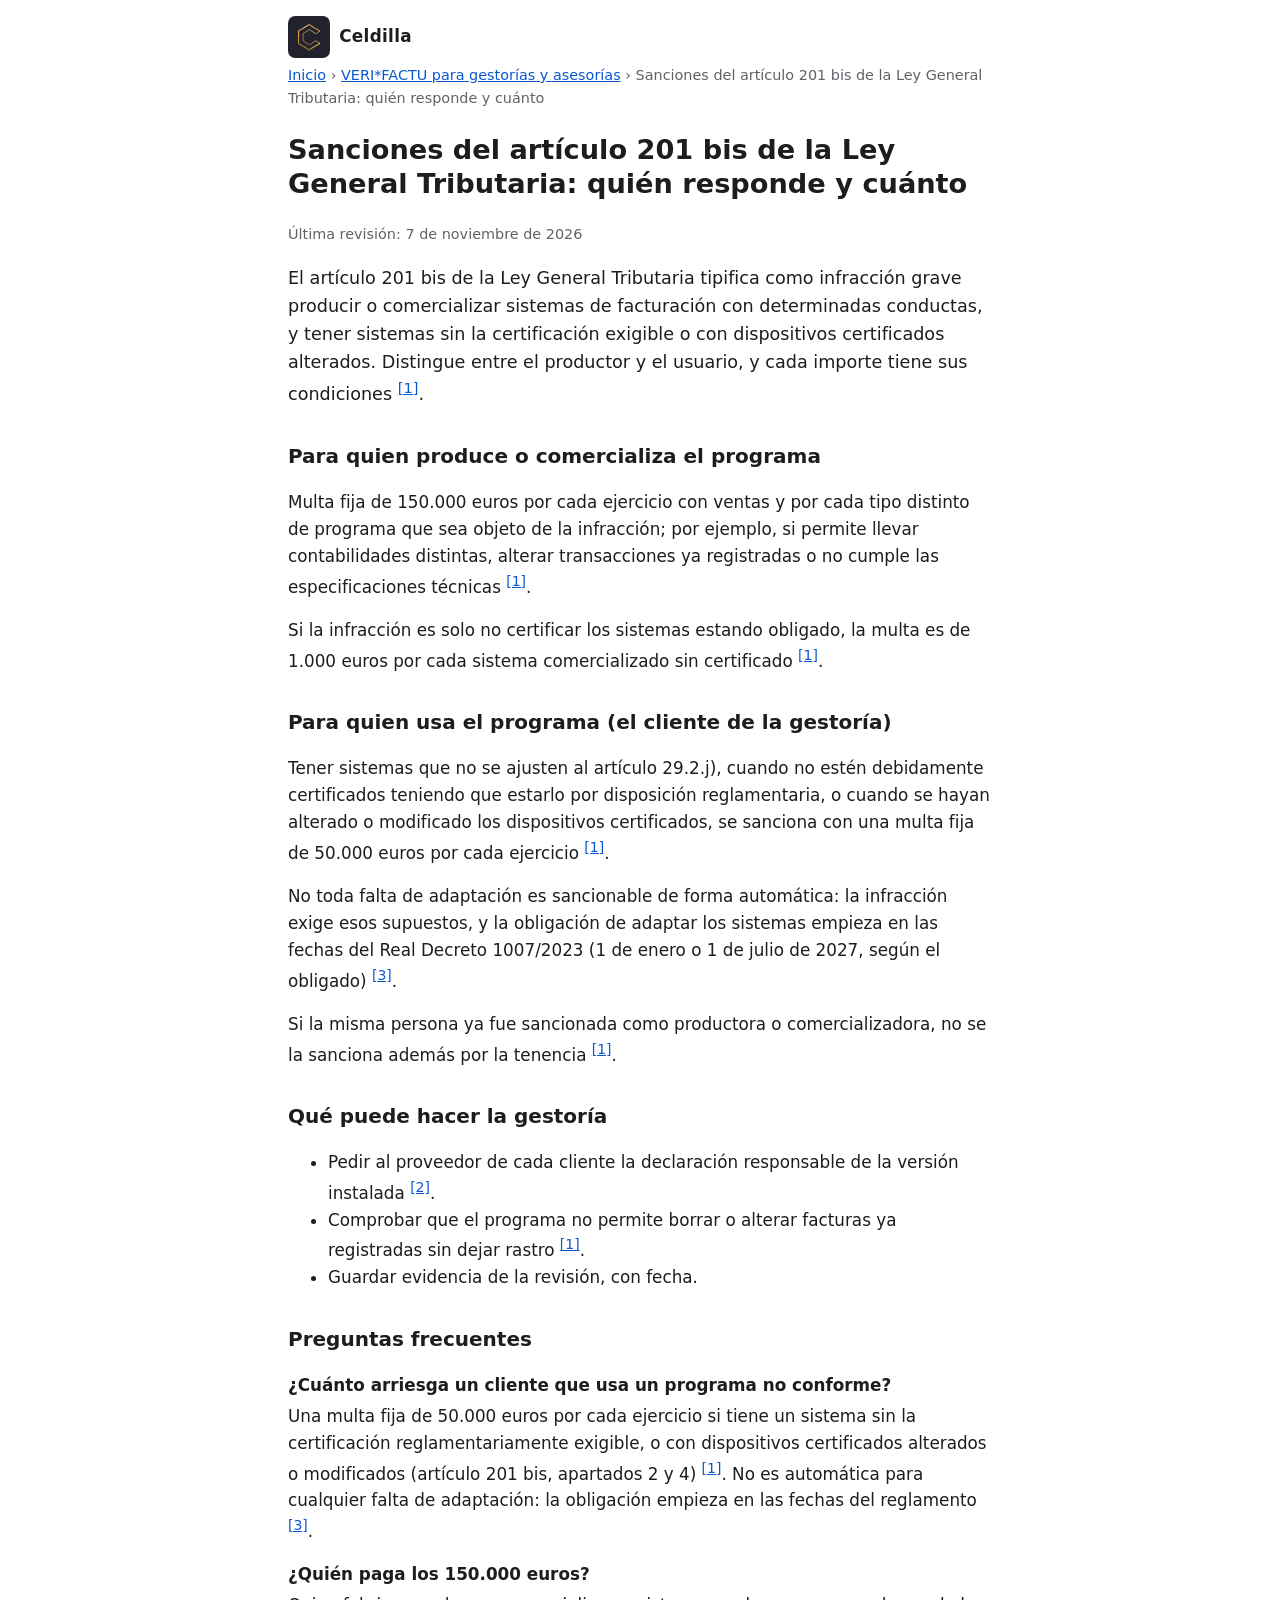
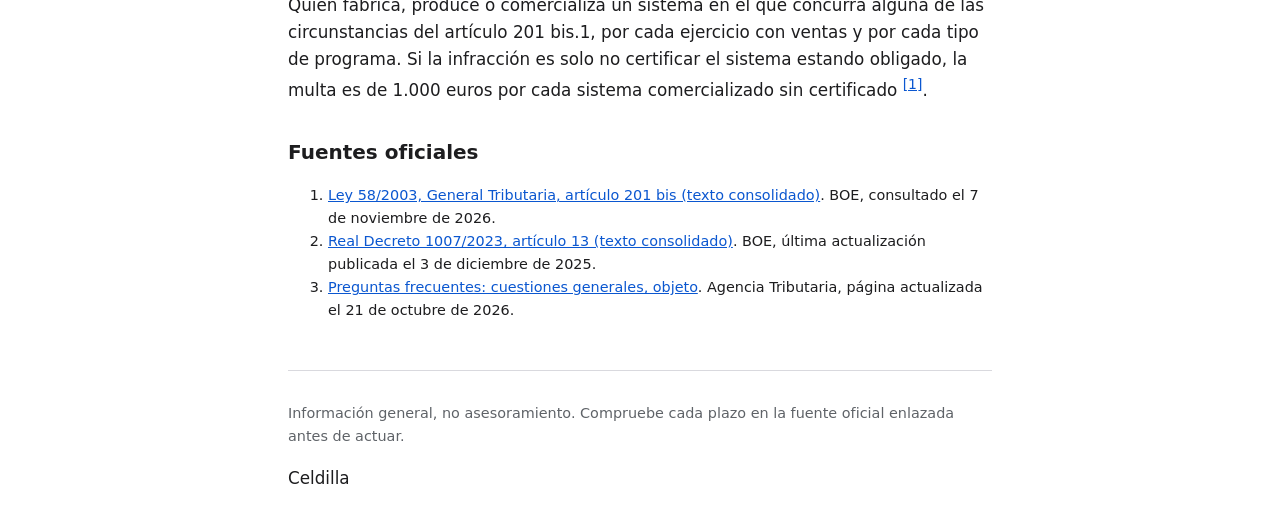
<file: es/sanciones-articulo-201-bis.html>
<!doctype html>
<html lang="es-ES">
<head>
<meta charset="utf-8">
<meta name="viewport" content="width=device-width, initial-scale=1">
<title>Sanciones del artículo 201 bis de la Ley General Tributaria: quién responde y cuánto</title>
<meta name="description" content="150.000 euros por ejercicio y tipo de programa para quien produce o comercializa un sistema con alguna conducta del artículo 201 bis.1 (1.000 euros por sistema si solo falta el certificado) y 50.000 euros por ejercicio para quien tiene un sistema sin la certificación exigible o con dispositivos certificados alterados.">
<link rel="canonical" href="https://guias.celdilla.com/es/sanciones-articulo-201-bis.html">
<link rel="stylesheet" href="../estilo.css">
<link rel="icon" type="image/webp" href="../logo-celdilla.webp">
<script type="application/ld+json">
{
 "@context": "https://schema.org",
 "@type": "Article",
 "headline": "Sanciones del artículo 201 bis de la Ley General Tributaria: quién responde y cuánto",
 "description": "150.000 euros por ejercicio y tipo de programa para quien produce o comercializa un sistema con alguna conducta del artículo 201 bis.1 (1.000 euros por sistema si solo falta el certificado) y 50.000 euros por ejercicio para quien tiene un sistema sin la certificación exigible o con dispositivos certificados alterados.",
 "inLanguage": "es-ES",
 "datePublished": "2026-11-07",
 "dateModified": "2026-11-07",
 "author": {
  "@type": "Organization",
  "name": "Celdilla"
 },
 "publisher": {
  "@type": "Organization",
  "name": "Celdilla"
 },
 "citation": [
  {
   "@type": "CreativeWork",
   "name": "Ley 58/2003, General Tributaria, artículo 201 bis (texto consolidado)",
   "url": "https://www.boe.es/buscar/act.php?id=BOE-A-2003-23186#a2-2"
  },
  {
   "@type": "CreativeWork",
   "name": "Real Decreto 1007/2023, artículo 13 (texto consolidado)",
   "url": "https://www.boe.es/buscar/act.php?id=BOE-A-2023-24840"
  },
  {
   "@type": "CreativeWork",
   "name": "Preguntas frecuentes: cuestiones generales, objeto",
   "url": "https://sede.agenciatributaria.gob.es/Sede/iva/sistemas-informaticos-facturacion-verifactu/preguntas-frecuentes/cuestiones-generales-objeto.html"
  }
 ],
 "url": "https://guias.celdilla.com/es/sanciones-articulo-201-bis.html"
}
</script>
<script type="application/ld+json">
{
 "@context": "https://schema.org",
 "@type": "FAQPage",
 "mainEntity": [
  {
   "@type": "Question",
   "name": "¿Cuánto arriesga un cliente que usa un programa no conforme?",
   "acceptedAnswer": {
    "@type": "Answer",
    "text": "Una multa fija de 50.000 euros por cada ejercicio si tiene un sistema sin la certificación reglamentariamente exigible, o con dispositivos certificados alterados o modificados (artículo 201 bis, apartados 2 y 4) [1]. No es automática para cualquier falta de adaptación: la obligación empieza en las fechas del reglamento [3]."
   }
  },
  {
   "@type": "Question",
   "name": "¿Quién paga los 150.000 euros?",
   "acceptedAnswer": {
    "@type": "Answer",
    "text": "Quien fabrica, produce o comercializa un sistema en el que concurra alguna de las circunstancias del artículo 201 bis.1, por cada ejercicio con ventas y por cada tipo de programa. Si la infracción es solo no certificar el sistema estando obligado, la multa es de 1.000 euros por cada sistema comercializado sin certificado [1]."
   }
  }
 ]
}
</script>
</head>
<body>
<header>
<div class="marca"><img src="../logo-celdilla.webp" alt="Logotipo de Celdilla" width="42" height="42"><span>Celdilla</span></div><nav aria-label="migas"><a href="../index.html">Inicio</a> › <a href="index.html">VERI*FACTU para gestorías y asesorías</a> › Sanciones del artículo 201 bis de la Ley General Tributaria: quién responde y cuánto</nav></header>
<main>
<article>
<h1>Sanciones del artículo 201 bis de la Ley General Tributaria: quién responde y cuánto</h1>
<p class="revision">Última revisión: <time datetime="2026-11-07">7 de noviembre de 2026</time></p>
<p class="resumen">El artículo 201 bis de la Ley General Tributaria tipifica como infracción grave producir o comercializar sistemas de facturación con determinadas conductas, y tener sistemas sin la certificación exigible o con dispositivos certificados alterados. Distingue entre el productor y el usuario, y cada importe tiene sus condiciones <sup><a href="#fuente-1">[1]</a></sup>.</p>
<h2>Para quien produce o comercializa el programa</h2>
<p>Multa fija de 150.000 euros por cada ejercicio con ventas y por cada tipo distinto de programa que sea objeto de la infracción; por ejemplo, si permite llevar contabilidades distintas, alterar transacciones ya registradas o no cumple las especificaciones técnicas <sup><a href="#fuente-1">[1]</a></sup>.</p>
<p>Si la infracción es solo no certificar los sistemas estando obligado, la multa es de 1.000 euros por cada sistema comercializado sin certificado <sup><a href="#fuente-1">[1]</a></sup>.</p>
<h2>Para quien usa el programa (el cliente de la gestoría)</h2>
<p>Tener sistemas que no se ajusten al artículo 29.2.j), cuando no estén debidamente certificados teniendo que estarlo por disposición reglamentaria, o cuando se hayan alterado o modificado los dispositivos certificados, se sanciona con una multa fija de 50.000 euros por cada ejercicio <sup><a href="#fuente-1">[1]</a></sup>.</p>
<p>No toda falta de adaptación es sancionable de forma automática: la infracción exige esos supuestos, y la obligación de adaptar los sistemas empieza en las fechas del Real Decreto 1007/2023 (1 de enero o 1 de julio de 2027, según el obligado) <sup><a href="#fuente-3">[3]</a></sup>.</p>
<p>Si la misma persona ya fue sancionada como productora o comercializadora, no se la sanciona además por la tenencia <sup><a href="#fuente-1">[1]</a></sup>.</p>
<h2>Qué puede hacer la gestoría</h2>
<ul><li>Pedir al proveedor de cada cliente la declaración responsable de la versión instalada <sup><a href="#fuente-2">[2]</a></sup>.</li><li>Comprobar que el programa no permite borrar o alterar facturas ya registradas sin dejar rastro <sup><a href="#fuente-1">[1]</a></sup>.</li><li>Guardar evidencia de la revisión, con fecha.</li></ul>
<h2>Preguntas frecuentes</h2>
<dl class="faq"><dt>¿Cuánto arriesga un cliente que usa un programa no conforme?</dt><dd>Una multa fija de 50.000 euros por cada ejercicio si tiene un sistema sin la certificación reglamentariamente exigible, o con dispositivos certificados alterados o modificados (artículo 201 bis, apartados 2 y 4) <sup><a href="#fuente-1">[1]</a></sup>. No es automática para cualquier falta de adaptación: la obligación empieza en las fechas del reglamento <sup><a href="#fuente-3">[3]</a></sup>.</dd><dt>¿Quién paga los 150.000 euros?</dt><dd>Quien fabrica, produce o comercializa un sistema en el que concurra alguna de las circunstancias del artículo 201 bis.1, por cada ejercicio con ventas y por cada tipo de programa. Si la infracción es solo no certificar el sistema estando obligado, la multa es de 1.000 euros por cada sistema comercializado sin certificado <sup><a href="#fuente-1">[1]</a></sup>.</dd></dl>
<h2>Fuentes oficiales</h2>
<ol class="fuentes"><li id="fuente-1"><a href="https://www.boe.es/buscar/act.php?id=BOE-A-2003-23186#a2-2" rel="noopener">Ley 58/2003, General Tributaria, artículo 201 bis (texto consolidado)</a>. BOE, consultado el 7 de noviembre de 2026.</li><li id="fuente-2"><a href="https://www.boe.es/buscar/act.php?id=BOE-A-2023-24840" rel="noopener">Real Decreto 1007/2023, artículo 13 (texto consolidado)</a>. BOE, última actualización publicada el 3 de diciembre de 2025.</li><li id="fuente-3"><a href="https://sede.agenciatributaria.gob.es/Sede/iva/sistemas-informaticos-facturacion-verifactu/preguntas-frecuentes/cuestiones-generales-objeto.html" rel="noopener">Preguntas frecuentes: cuestiones generales, objeto</a>. Agencia Tributaria, página actualizada el 21 de octubre de 2026.</li></ol>
</article>
</main>
<footer><p class="aviso">Información general, no asesoramiento. Compruebe cada plazo en la fuente oficial enlazada antes de actuar.</p><p>Celdilla</p></footer>
</body>
</html>
</file>
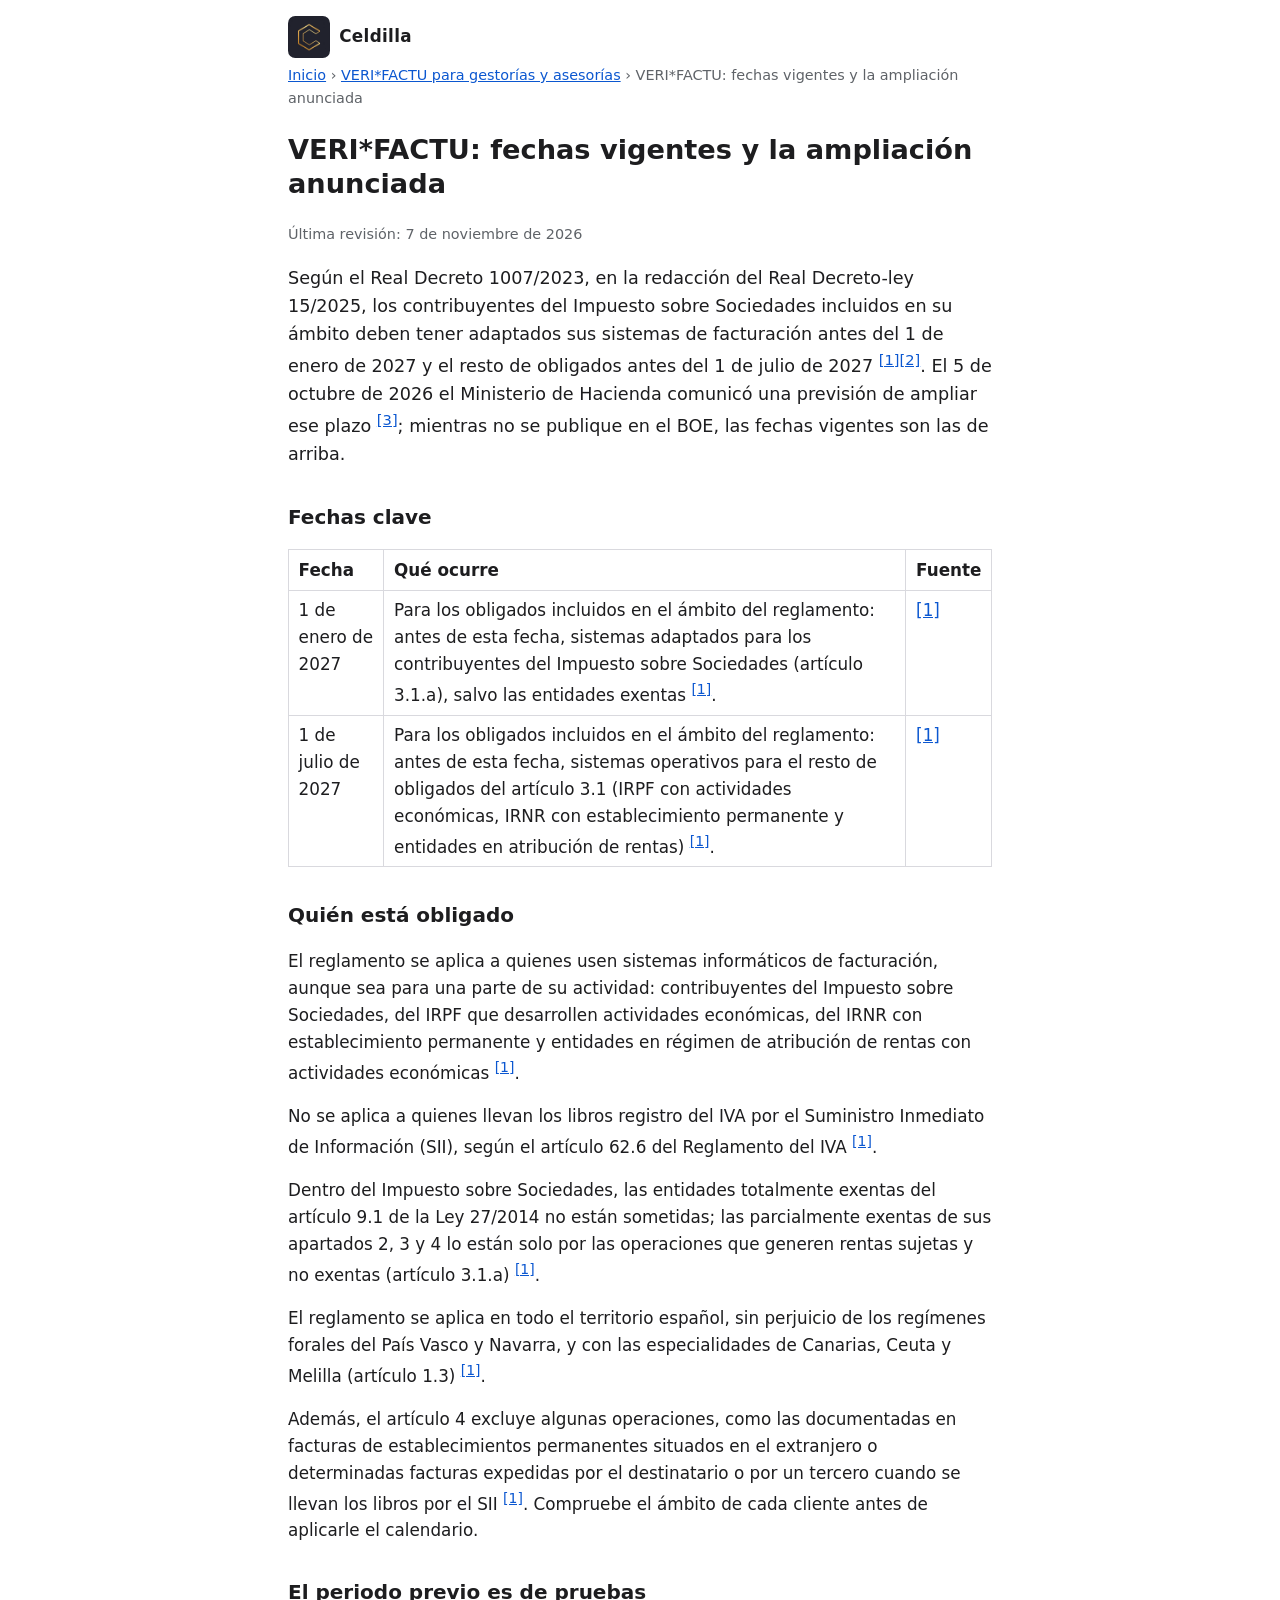
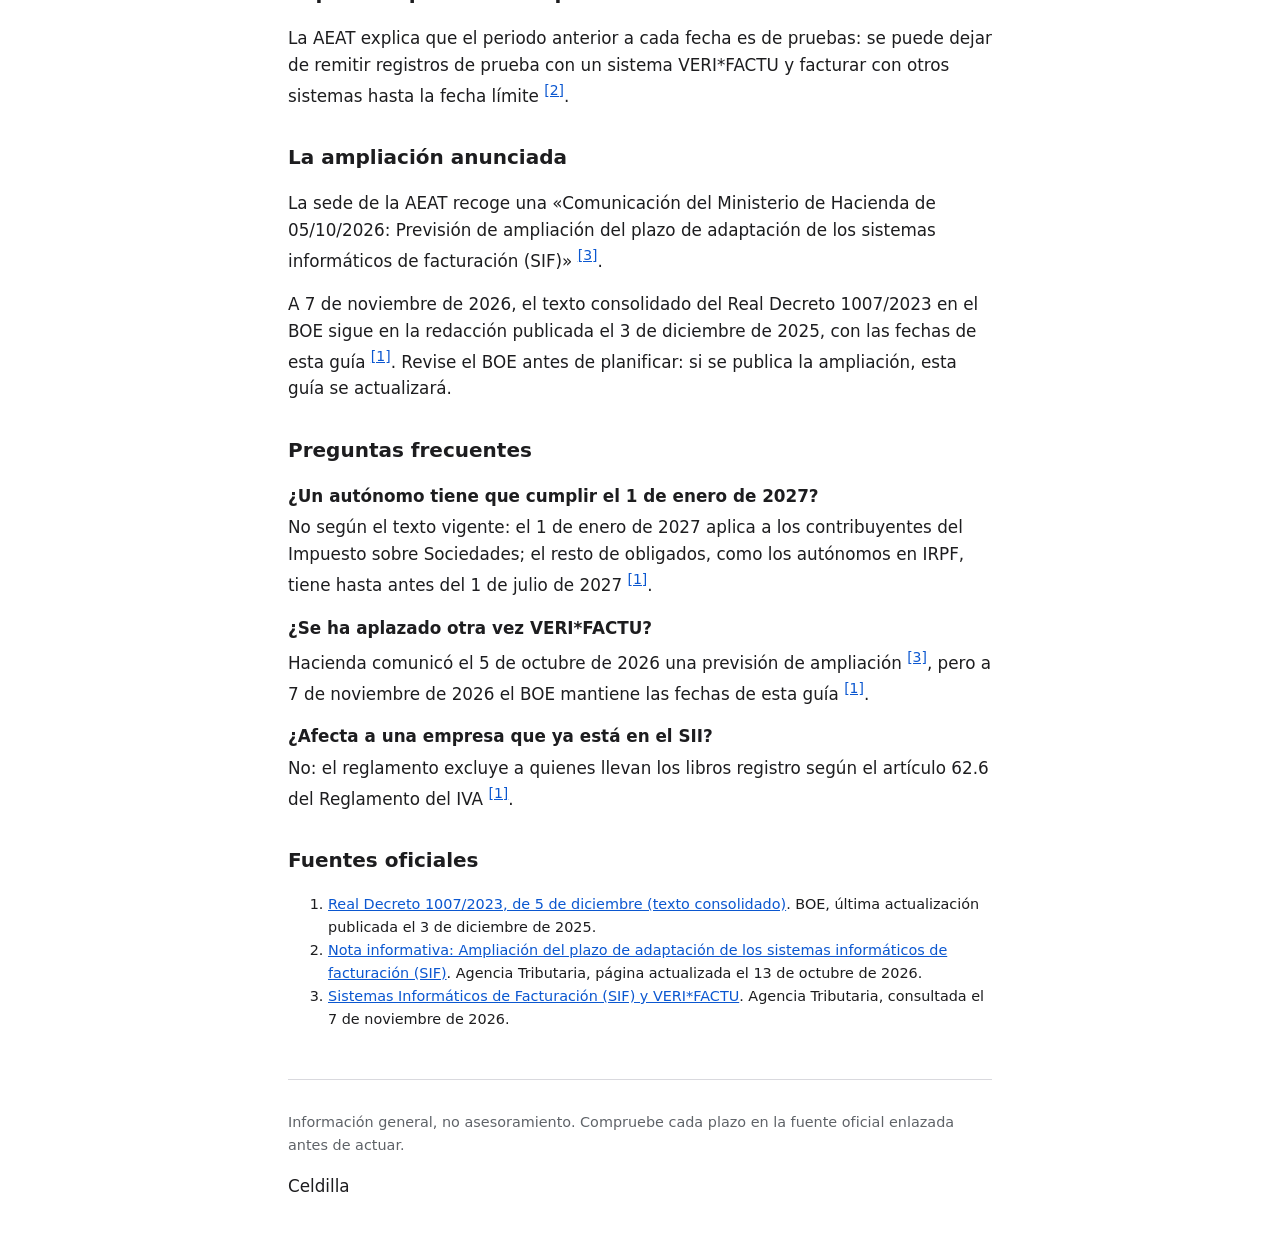
<file: es/verifactu-fechas-vigentes.html>
<!doctype html>
<html lang="es-ES">
<head>
<meta charset="utf-8">
<meta name="viewport" content="width=device-width, initial-scale=1">
<title>VERI*FACTU: fechas vigentes y la ampliación anunciada</title>
<meta name="description" content="Sociedades antes del 1 de enero de 2027 y el resto antes del 1 de julio de 2027, según el BOE. Qué significa la ampliación que Hacienda anunció el 5 de octubre de 2026.">
<link rel="canonical" href="https://guias.celdilla.com/es/verifactu-fechas-vigentes.html">
<link rel="stylesheet" href="../estilo.css">
<link rel="icon" type="image/webp" href="../logo-celdilla.webp">
<script type="application/ld+json">
{
 "@context": "https://schema.org",
 "@type": "Article",
 "headline": "VERI*FACTU: fechas vigentes y la ampliación anunciada",
 "description": "Sociedades antes del 1 de enero de 2027 y el resto antes del 1 de julio de 2027, según el BOE. Qué significa la ampliación que Hacienda anunció el 5 de octubre de 2026.",
 "inLanguage": "es-ES",
 "datePublished": "2026-11-07",
 "dateModified": "2026-11-07",
 "author": {
  "@type": "Organization",
  "name": "Celdilla"
 },
 "publisher": {
  "@type": "Organization",
  "name": "Celdilla"
 },
 "citation": [
  {
   "@type": "CreativeWork",
   "name": "Real Decreto 1007/2023, de 5 de diciembre (texto consolidado)",
   "url": "https://www.boe.es/buscar/act.php?id=BOE-A-2023-24840#a3"
  },
  {
   "@type": "CreativeWork",
   "name": "Nota informativa: Ampliación del plazo de adaptación de los sistemas informáticos de facturación (SIF)",
   "url": "https://sede.agenciatributaria.gob.es/Sede/iva/sistemas-informaticos-facturacion-verifactu/nota-informativa-ampliacion-plazo-adaptacion-facturacion.html"
  },
  {
   "@type": "CreativeWork",
   "name": "Sistemas Informáticos de Facturación (SIF) y VERI*FACTU",
   "url": "https://sede.agenciatributaria.gob.es/Sede/iva/sistemas-informaticos-facturacion-verifactu.html"
  }
 ],
 "url": "https://guias.celdilla.com/es/verifactu-fechas-vigentes.html"
}
</script>
<script type="application/ld+json">
{
 "@context": "https://schema.org",
 "@type": "FAQPage",
 "mainEntity": [
  {
   "@type": "Question",
   "name": "¿Un autónomo tiene que cumplir el 1 de enero de 2027?",
   "acceptedAnswer": {
    "@type": "Answer",
    "text": "No según el texto vigente: el 1 de enero de 2027 aplica a los contribuyentes del Impuesto sobre Sociedades; el resto de obligados, como los autónomos en IRPF, tiene hasta antes del 1 de julio de 2027 [1]."
   }
  },
  {
   "@type": "Question",
   "name": "¿Se ha aplazado otra vez VERI*FACTU?",
   "acceptedAnswer": {
    "@type": "Answer",
    "text": "Hacienda comunicó el 5 de octubre de 2026 una previsión de ampliación [3], pero a 7 de noviembre de 2026 el BOE mantiene las fechas de esta guía [1]."
   }
  },
  {
   "@type": "Question",
   "name": "¿Afecta a una empresa que ya está en el SII?",
   "acceptedAnswer": {
    "@type": "Answer",
    "text": "No: el reglamento excluye a quienes llevan los libros registro según el artículo 62.6 del Reglamento del IVA [1]."
   }
  }
 ]
}
</script>
</head>
<body>
<header>
<div class="marca"><img src="../logo-celdilla.webp" alt="Logotipo de Celdilla" width="42" height="42"><span>Celdilla</span></div><nav aria-label="migas"><a href="../index.html">Inicio</a> › <a href="index.html">VERI*FACTU para gestorías y asesorías</a> › VERI*FACTU: fechas vigentes y la ampliación anunciada</nav></header>
<main>
<article>
<h1>VERI*FACTU: fechas vigentes y la ampliación anunciada</h1>
<p class="revision">Última revisión: <time datetime="2026-11-07">7 de noviembre de 2026</time></p>
<p class="resumen">Según el Real Decreto 1007/2023, en la redacción del Real Decreto-ley 15/2025, los contribuyentes del Impuesto sobre Sociedades incluidos en su ámbito deben tener adaptados sus sistemas de facturación antes del 1 de enero de 2027 y el resto de obligados antes del 1 de julio de 2027 <sup><a href="#fuente-1">[1]</a></sup><sup><a href="#fuente-2">[2]</a></sup>. El 5 de octubre de 2026 el Ministerio de Hacienda comunicó una previsión de ampliar ese plazo <sup><a href="#fuente-3">[3]</a></sup>; mientras no se publique en el BOE, las fechas vigentes son las de arriba.</p>
<h2>Fechas clave</h2>
<table><thead><tr><th>Fecha</th><th>Qué ocurre</th><th>Fuente</th></tr></thead><tbody><tr><td><time datetime="2027-01-01">1 de enero de 2027</time></td><td>Para los obligados incluidos en el ámbito del reglamento: antes de esta fecha, sistemas adaptados para los contribuyentes del Impuesto sobre Sociedades (artículo 3.1.a), salvo las entidades exentas <sup><a href="#fuente-1">[1]</a></sup>.</td><td><a href="#fuente-1">[1]</a></td></tr><tr><td><time datetime="2027-07-01">1 de julio de 2027</time></td><td>Para los obligados incluidos en el ámbito del reglamento: antes de esta fecha, sistemas operativos para el resto de obligados del artículo 3.1 (IRPF con actividades económicas, IRNR con establecimiento permanente y entidades en atribución de rentas) <sup><a href="#fuente-1">[1]</a></sup>.</td><td><a href="#fuente-1">[1]</a></td></tr></tbody></table>
<h2>Quién está obligado</h2>
<p>El reglamento se aplica a quienes usen sistemas informáticos de facturación, aunque sea para una parte de su actividad: contribuyentes del Impuesto sobre Sociedades, del IRPF que desarrollen actividades económicas, del IRNR con establecimiento permanente y entidades en régimen de atribución de rentas con actividades económicas <sup><a href="#fuente-1">[1]</a></sup>.</p>
<p>No se aplica a quienes llevan los libros registro del IVA por el Suministro Inmediato de Información (SII), según el artículo 62.6 del Reglamento del IVA <sup><a href="#fuente-1">[1]</a></sup>.</p>
<p>Dentro del Impuesto sobre Sociedades, las entidades totalmente exentas del artículo 9.1 de la Ley 27/2014 no están sometidas; las parcialmente exentas de sus apartados 2, 3 y 4 lo están solo por las operaciones que generen rentas sujetas y no exentas (artículo 3.1.a) <sup><a href="#fuente-1">[1]</a></sup>.</p>
<p>El reglamento se aplica en todo el territorio español, sin perjuicio de los regímenes forales del País Vasco y Navarra, y con las especialidades de Canarias, Ceuta y Melilla (artículo 1.3) <sup><a href="#fuente-1">[1]</a></sup>.</p>
<p>Además, el artículo 4 excluye algunas operaciones, como las documentadas en facturas de establecimientos permanentes situados en el extranjero o determinadas facturas expedidas por el destinatario o por un tercero cuando se llevan los libros por el SII <sup><a href="#fuente-1">[1]</a></sup>. Compruebe el ámbito de cada cliente antes de aplicarle el calendario.</p>
<h2>El periodo previo es de pruebas</h2>
<p>La AEAT explica que el periodo anterior a cada fecha es de pruebas: se puede dejar de remitir registros de prueba con un sistema VERI*FACTU y facturar con otros sistemas hasta la fecha límite <sup><a href="#fuente-2">[2]</a></sup>.</p>
<h2>La ampliación anunciada</h2>
<p>La sede de la AEAT recoge una «Comunicación del Ministerio de Hacienda de 05/10/2026: Previsión de ampliación del plazo de adaptación de los sistemas informáticos de facturación (SIF)» <sup><a href="#fuente-3">[3]</a></sup>.</p>
<p>A 7 de noviembre de 2026, el texto consolidado del Real Decreto 1007/2023 en el BOE sigue en la redacción publicada el 3 de diciembre de 2025, con las fechas de esta guía <sup><a href="#fuente-1">[1]</a></sup>. Revise el BOE antes de planificar: si se publica la ampliación, esta guía se actualizará.</p>
<h2>Preguntas frecuentes</h2>
<dl class="faq"><dt>¿Un autónomo tiene que cumplir el 1 de enero de 2027?</dt><dd>No según el texto vigente: el 1 de enero de 2027 aplica a los contribuyentes del Impuesto sobre Sociedades; el resto de obligados, como los autónomos en IRPF, tiene hasta antes del 1 de julio de 2027 <sup><a href="#fuente-1">[1]</a></sup>.</dd><dt>¿Se ha aplazado otra vez VERI*FACTU?</dt><dd>Hacienda comunicó el 5 de octubre de 2026 una previsión de ampliación <sup><a href="#fuente-3">[3]</a></sup>, pero a 7 de noviembre de 2026 el BOE mantiene las fechas de esta guía <sup><a href="#fuente-1">[1]</a></sup>.</dd><dt>¿Afecta a una empresa que ya está en el SII?</dt><dd>No: el reglamento excluye a quienes llevan los libros registro según el artículo 62.6 del Reglamento del IVA <sup><a href="#fuente-1">[1]</a></sup>.</dd></dl>
<h2>Fuentes oficiales</h2>
<ol class="fuentes"><li id="fuente-1"><a href="https://www.boe.es/buscar/act.php?id=BOE-A-2023-24840#a3" rel="noopener">Real Decreto 1007/2023, de 5 de diciembre (texto consolidado)</a>. BOE, última actualización publicada el 3 de diciembre de 2025.</li><li id="fuente-2"><a href="https://sede.agenciatributaria.gob.es/Sede/iva/sistemas-informaticos-facturacion-verifactu/nota-informativa-ampliacion-plazo-adaptacion-facturacion.html" rel="noopener">Nota informativa: Ampliación del plazo de adaptación de los sistemas informáticos de facturación (SIF)</a>. Agencia Tributaria, página actualizada el 13 de octubre de 2026.</li><li id="fuente-3"><a href="https://sede.agenciatributaria.gob.es/Sede/iva/sistemas-informaticos-facturacion-verifactu.html" rel="noopener">Sistemas Informáticos de Facturación (SIF) y VERI*FACTU</a>. Agencia Tributaria, consultada el 7 de noviembre de 2026.</li></ol>
</article>
</main>
<footer><p class="aviso">Información general, no asesoramiento. Compruebe cada plazo en la fuente oficial enlazada antes de actuar.</p><p>Celdilla</p></footer>
</body>
</html>
</file>
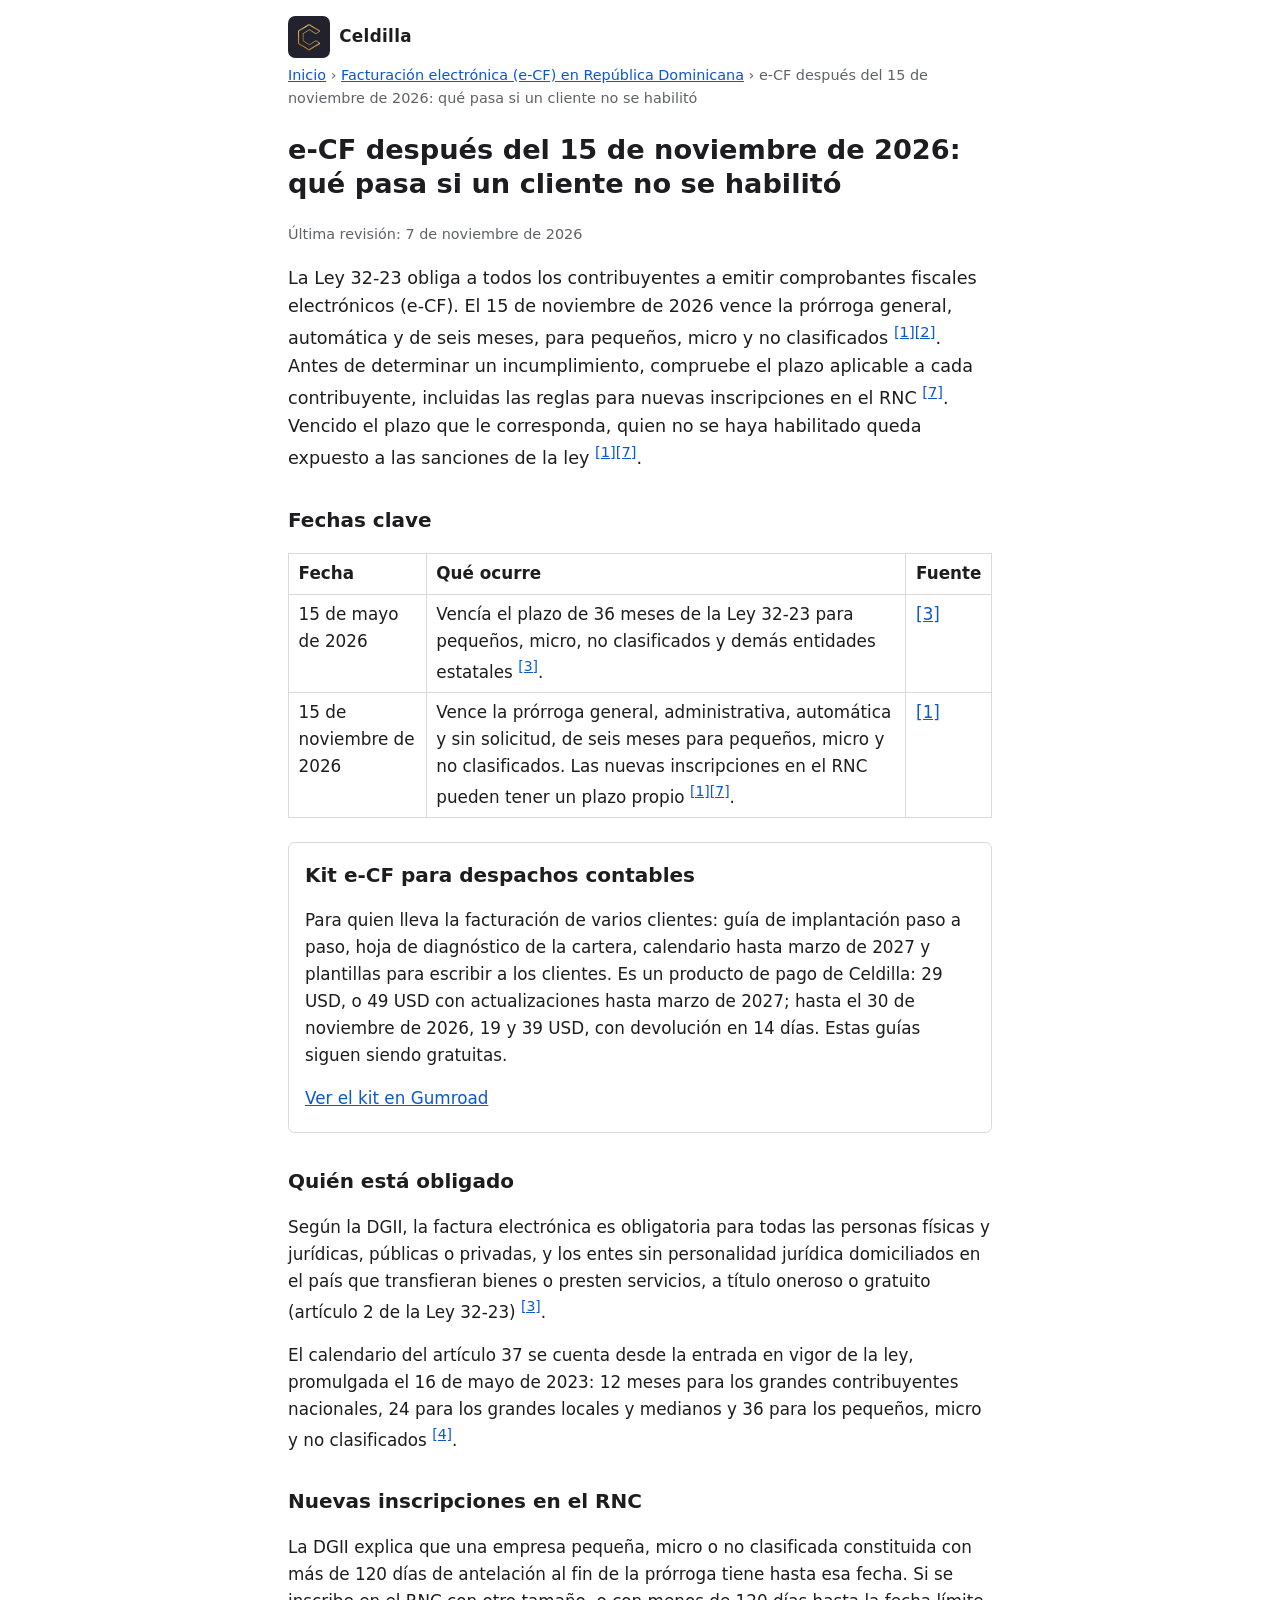
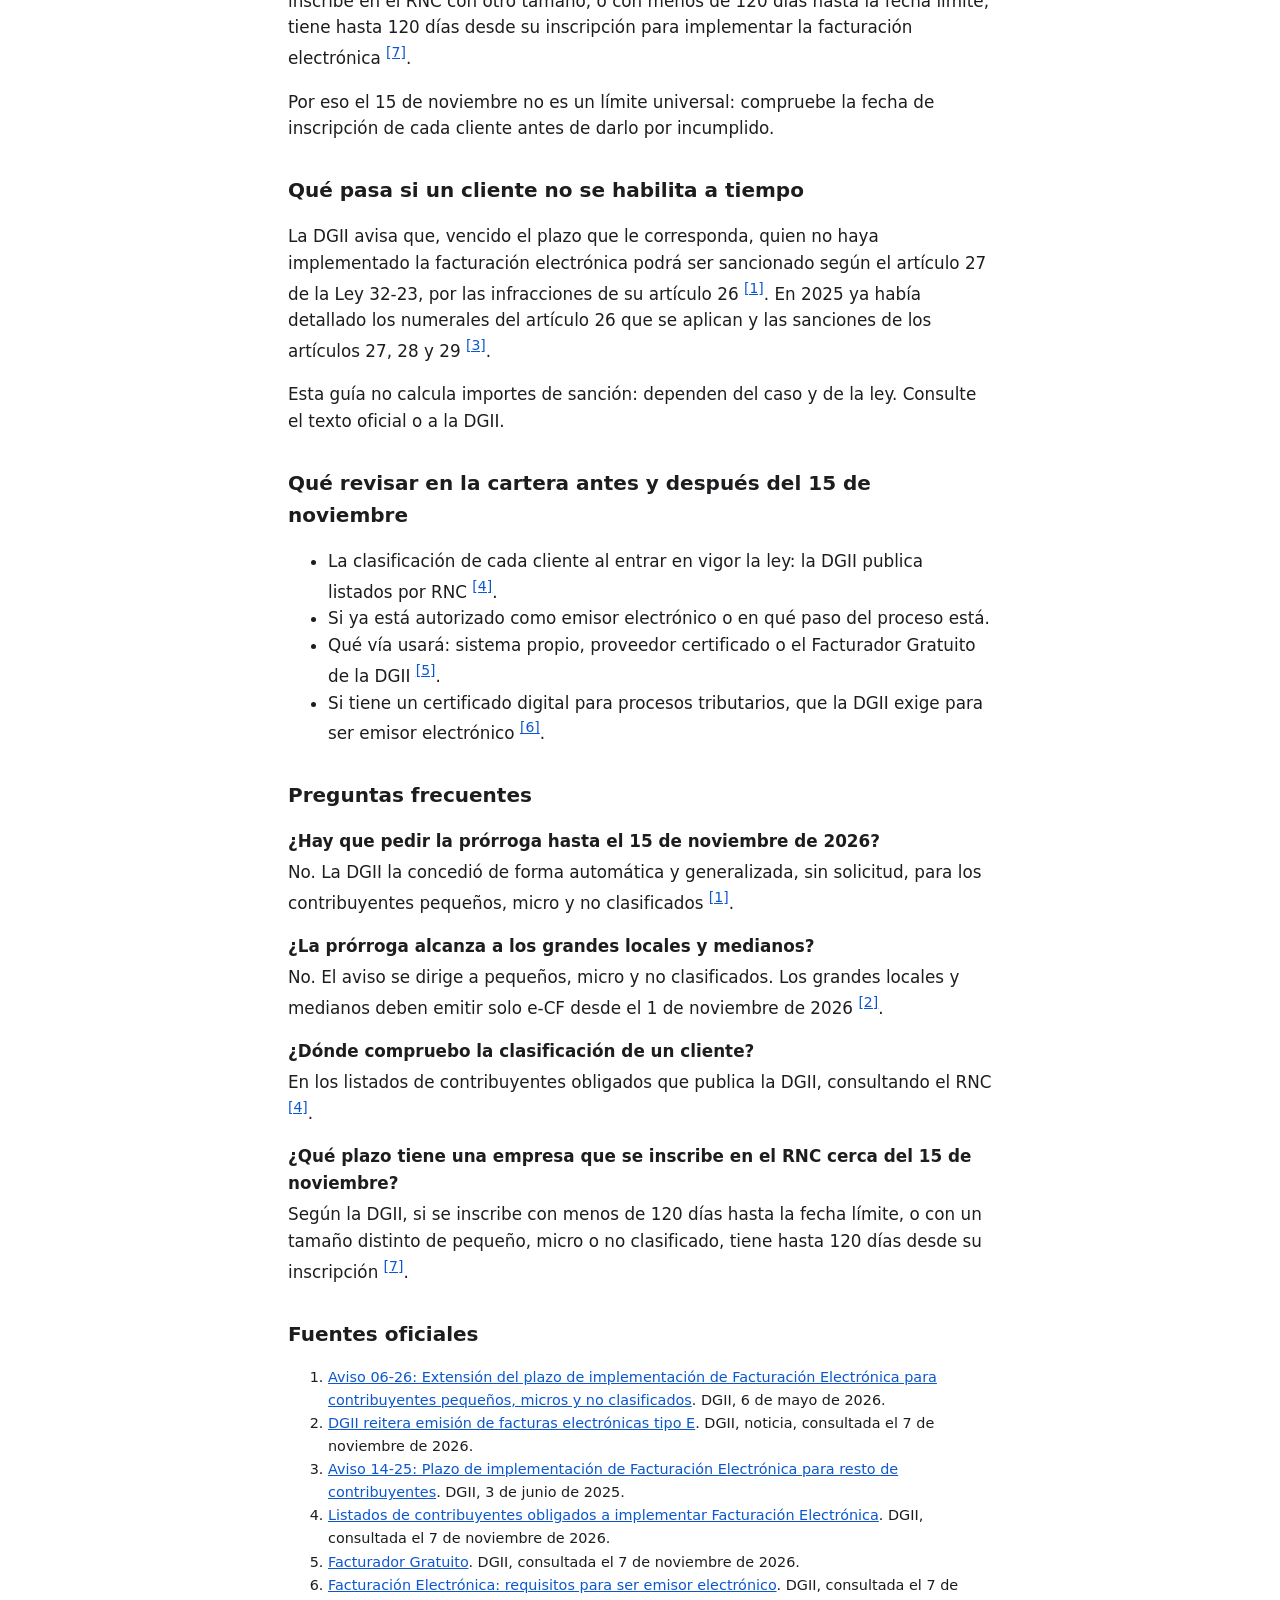
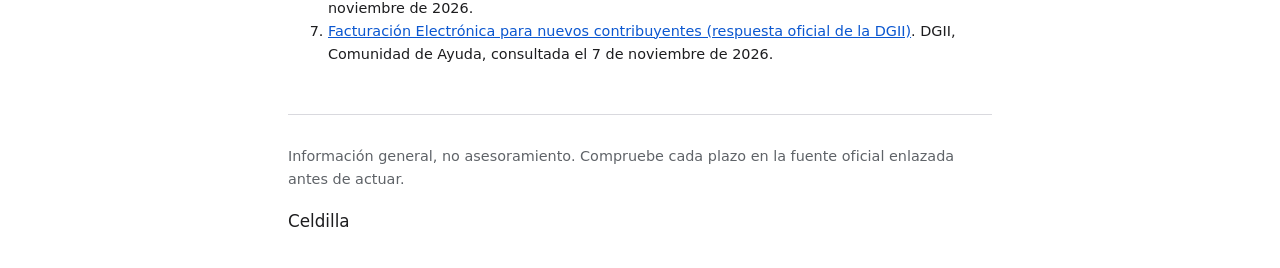
<file: rd/e-cf-despues-del-15-de-noviembre.html>
<!doctype html>
<html lang="es-DO">
<head>
<meta charset="utf-8">
<meta name="viewport" content="width=device-width, initial-scale=1">
<title>e-CF después del 15 de noviembre de 2026: qué pasa si un cliente no se habilitó</title>
<meta name="description" content="La prórroga general para pequeños, micro y no clasificados vence el 15 de noviembre de 2026. Qué dice la DGII, cómo cuentan las nuevas inscripciones en el RNC y qué revisar en cada cliente.">
<link rel="canonical" href="https://guias.celdilla.com/rd/e-cf-despues-del-15-de-noviembre.html">
<link rel="stylesheet" href="../estilo.css">
<link rel="icon" type="image/webp" href="../logo-celdilla.webp">
<script type="application/ld+json">
{
 "@context": "https://schema.org",
 "@type": "Article",
 "headline": "e-CF después del 15 de noviembre de 2026: qué pasa si un cliente no se habilitó",
 "description": "La prórroga general para pequeños, micro y no clasificados vence el 15 de noviembre de 2026. Qué dice la DGII, cómo cuentan las nuevas inscripciones en el RNC y qué revisar en cada cliente.",
 "inLanguage": "es-DO",
 "datePublished": "2026-11-07",
 "dateModified": "2026-11-07",
 "author": {
  "@type": "Organization",
  "name": "Celdilla"
 },
 "publisher": {
  "@type": "Organization",
  "name": "Celdilla"
 },
 "citation": [
  {
   "@type": "CreativeWork",
   "name": "Aviso 06-26: Extensión del plazo de implementación de Facturación Electrónica para contribuyentes pequeños, micros y no clasificados",
   "url": "https://dgii.gov.do/publicacionesOficiales/avisosInformativos/Documents/2026/06-26.pdf"
  },
  {
   "@type": "CreativeWork",
   "name": "DGII reitera emisión de facturas electrónicas tipo E",
   "url": "https://dgii.gov.do/noticias/Paginas/DGII-reitera-emision-facturas-electronicas-tipo-E.aspx"
  },
  {
   "@type": "CreativeWork",
   "name": "Aviso 14-25: Plazo de implementación de Facturación Electrónica para resto de contribuyentes",
   "url": "https://dgii.gov.do/publicacionesOficiales/avisosInformativos/Documents/2025/14-25.pdf"
  },
  {
   "@type": "CreativeWork",
   "name": "Listados de contribuyentes obligados a implementar Facturación Electrónica",
   "url": "https://dgii.gov.do/cicloContribuyente/facturacion/comprobantesFiscalesElectronicosE-CF/Paginas/Listados-contribuyentes-obligados-implementar-facturacion-electronica.aspx"
  },
  {
   "@type": "CreativeWork",
   "name": "Facturador Gratuito",
   "url": "https://dgii.gov.do/cicloContribuyente/facturacion/comprobantesFiscalesElectronicosE-CF/Paginas/facturador-gratuito.aspx"
  },
  {
   "@type": "CreativeWork",
   "name": "Facturación Electrónica: requisitos para ser emisor electrónico",
   "url": "https://dgii.gov.do/cicloContribuyente/facturacion/comprobantesFiscalesElectronicosE-CF/Paginas/default.aspx"
  },
  {
   "@type": "CreativeWork",
   "name": "Facturación Electrónica para nuevos contribuyentes (respuesta oficial de la DGII)",
   "url": "https://ayuda.dgii.gov.do/conversations/discusiones/facturacin-electrnica-para-nuevos-contribuyentes/6aaebd9b402cf9d321471f7f"
  }
 ],
 "url": "https://guias.celdilla.com/rd/e-cf-despues-del-15-de-noviembre.html"
}
</script>
<script type="application/ld+json">
{
 "@context": "https://schema.org",
 "@type": "FAQPage",
 "mainEntity": [
  {
   "@type": "Question",
   "name": "¿Hay que pedir la prórroga hasta el 15 de noviembre de 2026?",
   "acceptedAnswer": {
    "@type": "Answer",
    "text": "No. La DGII la concedió de forma automática y generalizada, sin solicitud, para los contribuyentes pequeños, micro y no clasificados [1]."
   }
  },
  {
   "@type": "Question",
   "name": "¿La prórroga alcanza a los grandes locales y medianos?",
   "acceptedAnswer": {
    "@type": "Answer",
    "text": "No. El aviso se dirige a pequeños, micro y no clasificados. Los grandes locales y medianos deben emitir solo e-CF desde el 1 de noviembre de 2026 [2]."
   }
  },
  {
   "@type": "Question",
   "name": "¿Dónde compruebo la clasificación de un cliente?",
   "acceptedAnswer": {
    "@type": "Answer",
    "text": "En los listados de contribuyentes obligados que publica la DGII, consultando el RNC [4]."
   }
  },
  {
   "@type": "Question",
   "name": "¿Qué plazo tiene una empresa que se inscribe en el RNC cerca del 15 de noviembre?",
   "acceptedAnswer": {
    "@type": "Answer",
    "text": "Según la DGII, si se inscribe con menos de 120 días hasta la fecha límite, o con un tamaño distinto de pequeño, micro o no clasificado, tiene hasta 120 días desde su inscripción [7]."
   }
  }
 ]
}
</script>
</head>
<body>
<header>
<div class="marca"><img src="../logo-celdilla.webp" alt="Logotipo de Celdilla" width="42" height="42"><span>Celdilla</span></div><nav aria-label="migas"><a href="../index.html">Inicio</a> › <a href="index.html">Facturación electrónica (e-CF) en República Dominicana</a> › e-CF después del 15 de noviembre de 2026: qué pasa si un cliente no se habilitó</nav></header>
<main>
<article>
<h1>e-CF después del 15 de noviembre de 2026: qué pasa si un cliente no se habilitó</h1>
<p class="revision">Última revisión: <time datetime="2026-11-07">7 de noviembre de 2026</time></p>
<p class="resumen">La Ley 32-23 obliga a todos los contribuyentes a emitir comprobantes fiscales electrónicos (e-CF). El 15 de noviembre de 2026 vence la prórroga general, automática y de seis meses, para pequeños, micro y no clasificados <sup><a href="#fuente-1">[1]</a></sup><sup><a href="#fuente-2">[2]</a></sup>. Antes de determinar un incumplimiento, compruebe el plazo aplicable a cada contribuyente, incluidas las reglas para nuevas inscripciones en el RNC <sup><a href="#fuente-7">[7]</a></sup>. Vencido el plazo que le corresponda, quien no se haya habilitado queda expuesto a las sanciones de la ley <sup><a href="#fuente-1">[1]</a></sup><sup><a href="#fuente-7">[7]</a></sup>.</p>
<h2>Fechas clave</h2>
<table><thead><tr><th>Fecha</th><th>Qué ocurre</th><th>Fuente</th></tr></thead><tbody><tr><td><time datetime="2026-05-15">15 de mayo de 2026</time></td><td>Vencía el plazo de 36 meses de la Ley 32-23 para pequeños, micro, no clasificados y demás entidades estatales <sup><a href="#fuente-3">[3]</a></sup>.</td><td><a href="#fuente-3">[3]</a></td></tr><tr><td><time datetime="2026-11-15">15 de noviembre de 2026</time></td><td>Vence la prórroga general, administrativa, automática y sin solicitud, de seis meses para pequeños, micro y no clasificados. Las nuevas inscripciones en el RNC pueden tener un plazo propio <sup><a href="#fuente-1">[1]</a></sup><sup><a href="#fuente-7">[7]</a></sup>.</td><td><a href="#fuente-1">[1]</a></td></tr></tbody></table>
<aside class="kit">
<h2>Kit e-CF para despachos contables</h2>
<p>Para quien lleva la facturación de varios clientes: guía de implantación paso a paso, hoja de diagnóstico de la cartera, calendario hasta marzo de 2027 y plantillas para escribir a los clientes. Es un producto de pago de Celdilla: 29 USD, o 49 USD con actualizaciones hasta marzo de 2027; hasta el 30 de noviembre de 2026, 19 y 39 USD, con devolución en 14 días. Estas guías siguen siendo gratuitas.</p>
<p><a href="https://ramirezral.gumroad.com/l/kit-ecf-rd?utm_source=guias&amp;utm_medium=referral&amp;utm_campaign=kit-ecf-rd&amp;utm_content=e-cf-despues-del-15-de-noviembre">Ver el kit en Gumroad</a></p>
</aside>
<h2>Quién está obligado</h2>
<p>Según la DGII, la factura electrónica es obligatoria para todas las personas físicas y jurídicas, públicas o privadas, y los entes sin personalidad jurídica domiciliados en el país que transfieran bienes o presten servicios, a título oneroso o gratuito (artículo 2 de la Ley 32-23) <sup><a href="#fuente-3">[3]</a></sup>.</p>
<p>El calendario del artículo 37 se cuenta desde la entrada en vigor de la ley, promulgada el 16 de mayo de 2023: 12 meses para los grandes contribuyentes nacionales, 24 para los grandes locales y medianos y 36 para los pequeños, micro y no clasificados <sup><a href="#fuente-4">[4]</a></sup>.</p>
<h2>Nuevas inscripciones en el RNC</h2>
<p>La DGII explica que una empresa pequeña, micro o no clasificada constituida con más de 120 días de antelación al fin de la prórroga tiene hasta esa fecha. Si se inscribe en el RNC con otro tamaño, o con menos de 120 días hasta la fecha límite, tiene hasta 120 días desde su inscripción para implementar la facturación electrónica <sup><a href="#fuente-7">[7]</a></sup>.</p>
<p>Por eso el 15 de noviembre no es un límite universal: compruebe la fecha de inscripción de cada cliente antes de darlo por incumplido.</p>
<h2>Qué pasa si un cliente no se habilita a tiempo</h2>
<p>La DGII avisa que, vencido el plazo que le corresponda, quien no haya implementado la facturación electrónica podrá ser sancionado según el artículo 27 de la Ley 32-23, por las infracciones de su artículo 26 <sup><a href="#fuente-1">[1]</a></sup>. En 2025 ya había detallado los numerales del artículo 26 que se aplican y las sanciones de los artículos 27, 28 y 29 <sup><a href="#fuente-3">[3]</a></sup>.</p>
<p>Esta guía no calcula importes de sanción: dependen del caso y de la ley. Consulte el texto oficial o a la DGII.</p>
<h2>Qué revisar en la cartera antes y después del 15 de noviembre</h2>
<ul><li>La clasificación de cada cliente al entrar en vigor la ley: la DGII publica listados por RNC <sup><a href="#fuente-4">[4]</a></sup>.</li><li>Si ya está autorizado como emisor electrónico o en qué paso del proceso está.</li><li>Qué vía usará: sistema propio, proveedor certificado o el Facturador Gratuito de la DGII <sup><a href="#fuente-5">[5]</a></sup>.</li><li>Si tiene un certificado digital para procesos tributarios, que la DGII exige para ser emisor electrónico <sup><a href="#fuente-6">[6]</a></sup>.</li></ul>
<h2>Preguntas frecuentes</h2>
<dl class="faq"><dt>¿Hay que pedir la prórroga hasta el 15 de noviembre de 2026?</dt><dd>No. La DGII la concedió de forma automática y generalizada, sin solicitud, para los contribuyentes pequeños, micro y no clasificados <sup><a href="#fuente-1">[1]</a></sup>.</dd><dt>¿La prórroga alcanza a los grandes locales y medianos?</dt><dd>No. El aviso se dirige a pequeños, micro y no clasificados. Los grandes locales y medianos deben emitir solo e-CF desde el 1 de noviembre de 2026 <sup><a href="#fuente-2">[2]</a></sup>.</dd><dt>¿Dónde compruebo la clasificación de un cliente?</dt><dd>En los listados de contribuyentes obligados que publica la DGII, consultando el RNC <sup><a href="#fuente-4">[4]</a></sup>.</dd><dt>¿Qué plazo tiene una empresa que se inscribe en el RNC cerca del 15 de noviembre?</dt><dd>Según la DGII, si se inscribe con menos de 120 días hasta la fecha límite, o con un tamaño distinto de pequeño, micro o no clasificado, tiene hasta 120 días desde su inscripción <sup><a href="#fuente-7">[7]</a></sup>.</dd></dl>
<h2>Fuentes oficiales</h2>
<ol class="fuentes"><li id="fuente-1"><a href="https://dgii.gov.do/publicacionesOficiales/avisosInformativos/Documents/2026/06-26.pdf" rel="noopener">Aviso 06-26: Extensión del plazo de implementación de Facturación Electrónica para contribuyentes pequeños, micros y no clasificados</a>. DGII, 6 de mayo de 2026.</li><li id="fuente-2"><a href="https://dgii.gov.do/noticias/Paginas/DGII-reitera-emision-facturas-electronicas-tipo-E.aspx" rel="noopener">DGII reitera emisión de facturas electrónicas tipo E</a>. DGII, noticia, consultada el 7 de noviembre de 2026.</li><li id="fuente-3"><a href="https://dgii.gov.do/publicacionesOficiales/avisosInformativos/Documents/2025/14-25.pdf" rel="noopener">Aviso 14-25: Plazo de implementación de Facturación Electrónica para resto de contribuyentes</a>. DGII, 3 de junio de 2025.</li><li id="fuente-4"><a href="https://dgii.gov.do/cicloContribuyente/facturacion/comprobantesFiscalesElectronicosE-CF/Paginas/Listados-contribuyentes-obligados-implementar-facturacion-electronica.aspx" rel="noopener">Listados de contribuyentes obligados a implementar Facturación Electrónica</a>. DGII, consultada el 7 de noviembre de 2026.</li><li id="fuente-5"><a href="https://dgii.gov.do/cicloContribuyente/facturacion/comprobantesFiscalesElectronicosE-CF/Paginas/facturador-gratuito.aspx" rel="noopener">Facturador Gratuito</a>. DGII, consultada el 7 de noviembre de 2026.</li><li id="fuente-6"><a href="https://dgii.gov.do/cicloContribuyente/facturacion/comprobantesFiscalesElectronicosE-CF/Paginas/default.aspx" rel="noopener">Facturación Electrónica: requisitos para ser emisor electrónico</a>. DGII, consultada el 7 de noviembre de 2026.</li><li id="fuente-7"><a href="https://ayuda.dgii.gov.do/conversations/discusiones/facturacin-electrnica-para-nuevos-contribuyentes/6aaebd9b402cf9d321471f7f" rel="noopener">Facturación Electrónica para nuevos contribuyentes (respuesta oficial de la DGII)</a>. DGII, Comunidad de Ayuda, consultada el 7 de noviembre de 2026.</li></ol>
</article>
</main>
<footer><p class="aviso">Información general, no asesoramiento. Compruebe cada plazo en la fuente oficial enlazada antes de actuar.</p><p>Celdilla</p></footer>
</body>
</html>
</file>
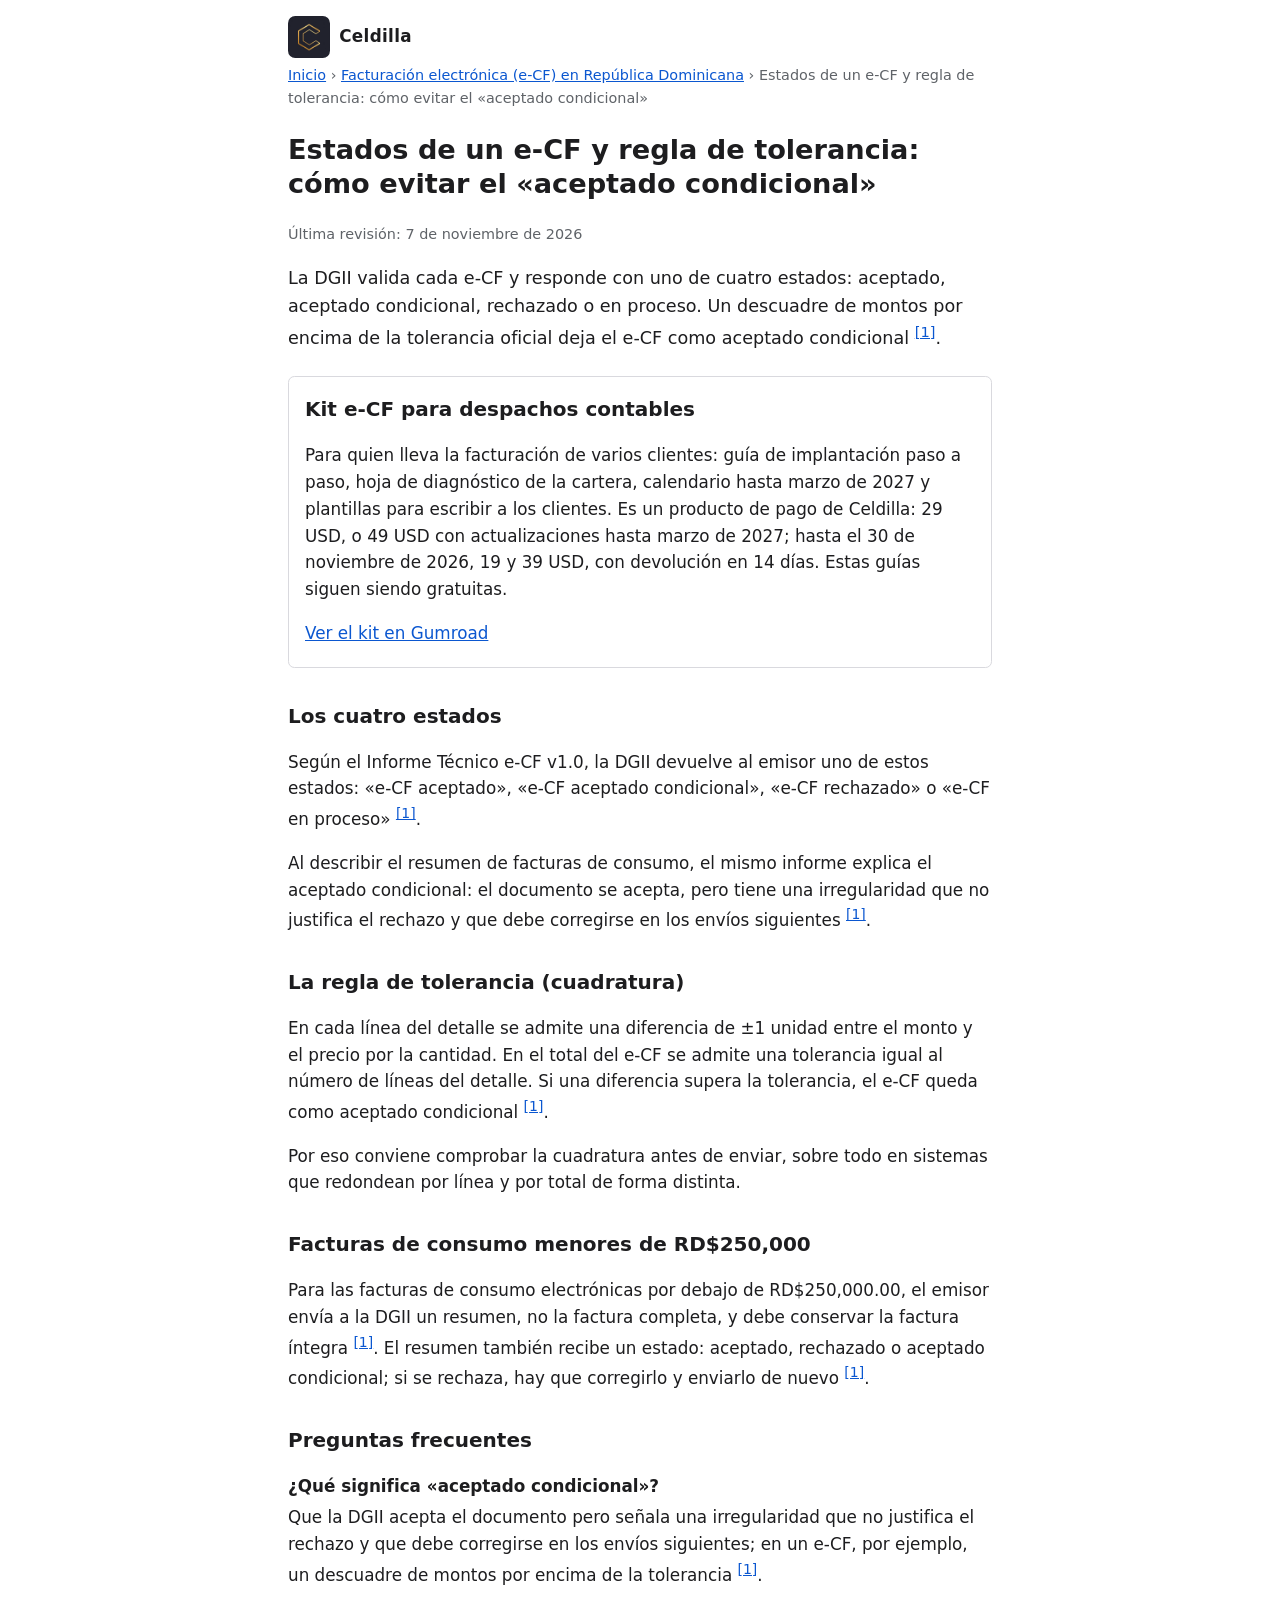
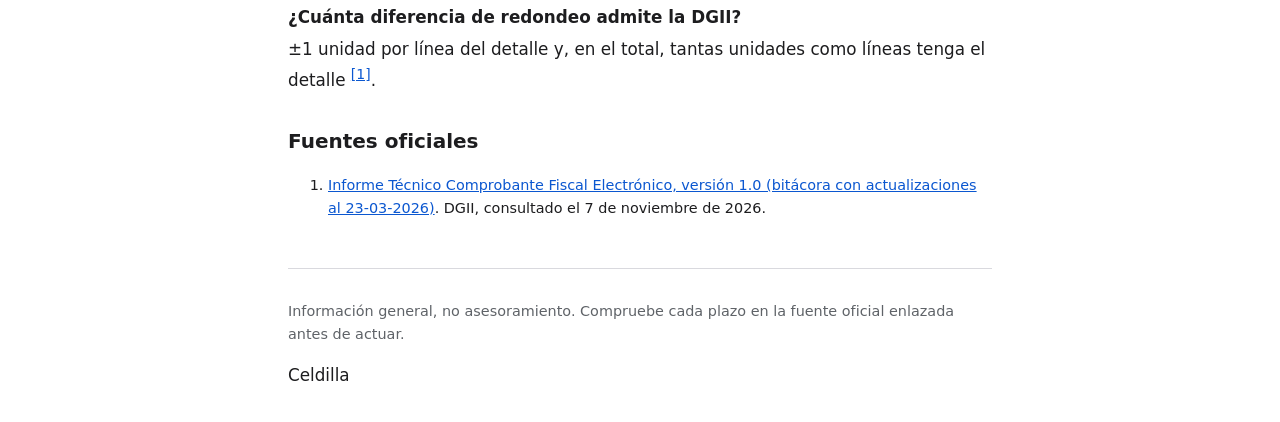
<file: rd/estados-del-e-cf-y-tolerancia.html>
<!doctype html>
<html lang="es-DO">
<head>
<meta charset="utf-8">
<meta name="viewport" content="width=device-width, initial-scale=1">
<title>Estados de un e-CF y regla de tolerancia: cómo evitar el «aceptado condicional»</title>
<meta name="description" content="Los cuatro estados con los que responde la DGII, la regla de cuadratura de montos y el resumen de facturas de consumo menores de RD$250,000.">
<link rel="canonical" href="https://guias.celdilla.com/rd/estados-del-e-cf-y-tolerancia.html">
<link rel="stylesheet" href="../estilo.css">
<link rel="icon" type="image/webp" href="../logo-celdilla.webp">
<script type="application/ld+json">
{
 "@context": "https://schema.org",
 "@type": "Article",
 "headline": "Estados de un e-CF y regla de tolerancia: cómo evitar el «aceptado condicional»",
 "description": "Los cuatro estados con los que responde la DGII, la regla de cuadratura de montos y el resumen de facturas de consumo menores de RD$250,000.",
 "inLanguage": "es-DO",
 "datePublished": "2026-11-07",
 "dateModified": "2026-11-07",
 "author": {
  "@type": "Organization",
  "name": "Celdilla"
 },
 "publisher": {
  "@type": "Organization",
  "name": "Celdilla"
 },
 "citation": [
  {
   "@type": "CreativeWork",
   "name": "Informe Técnico Comprobante Fiscal Electrónico, versión 1.0 (bitácora con actualizaciones al 23-03-2026)",
   "url": "https://dgii.gov.do/cicloContribuyente/facturacion/comprobantesFiscalesElectronicosE-CF/Documentacin%20sobre%20eCF/Informe%20y%20Descripci%C3%B3n%20T%C3%A9cnica/Informe%20T%C3%A9cnico%20e-CF%20v1.0.pdf"
  }
 ],
 "url": "https://guias.celdilla.com/rd/estados-del-e-cf-y-tolerancia.html"
}
</script>
<script type="application/ld+json">
{
 "@context": "https://schema.org",
 "@type": "FAQPage",
 "mainEntity": [
  {
   "@type": "Question",
   "name": "¿Qué significa «aceptado condicional»?",
   "acceptedAnswer": {
    "@type": "Answer",
    "text": "Que la DGII acepta el documento pero señala una irregularidad que no justifica el rechazo y que debe corregirse en los envíos siguientes; en un e-CF, por ejemplo, un descuadre de montos por encima de la tolerancia [1]."
   }
  },
  {
   "@type": "Question",
   "name": "¿Cuánta diferencia de redondeo admite la DGII?",
   "acceptedAnswer": {
    "@type": "Answer",
    "text": "±1 unidad por línea del detalle y, en el total, tantas unidades como líneas tenga el detalle [1]."
   }
  }
 ]
}
</script>
</head>
<body>
<header>
<div class="marca"><img src="../logo-celdilla.webp" alt="Logotipo de Celdilla" width="42" height="42"><span>Celdilla</span></div><nav aria-label="migas"><a href="../index.html">Inicio</a> › <a href="index.html">Facturación electrónica (e-CF) en República Dominicana</a> › Estados de un e-CF y regla de tolerancia: cómo evitar el «aceptado condicional»</nav></header>
<main>
<article>
<h1>Estados de un e-CF y regla de tolerancia: cómo evitar el «aceptado condicional»</h1>
<p class="revision">Última revisión: <time datetime="2026-11-07">7 de noviembre de 2026</time></p>
<p class="resumen">La DGII valida cada e-CF y responde con uno de cuatro estados: aceptado, aceptado condicional, rechazado o en proceso. Un descuadre de montos por encima de la tolerancia oficial deja el e-CF como aceptado condicional <sup><a href="#fuente-1">[1]</a></sup>.</p>
<aside class="kit">
<h2>Kit e-CF para despachos contables</h2>
<p>Para quien lleva la facturación de varios clientes: guía de implantación paso a paso, hoja de diagnóstico de la cartera, calendario hasta marzo de 2027 y plantillas para escribir a los clientes. Es un producto de pago de Celdilla: 29 USD, o 49 USD con actualizaciones hasta marzo de 2027; hasta el 30 de noviembre de 2026, 19 y 39 USD, con devolución en 14 días. Estas guías siguen siendo gratuitas.</p>
<p><a href="https://ramirezral.gumroad.com/l/kit-ecf-rd?utm_source=guias&amp;utm_medium=referral&amp;utm_campaign=kit-ecf-rd&amp;utm_content=estados-del-e-cf-y-tolerancia">Ver el kit en Gumroad</a></p>
</aside>
<h2>Los cuatro estados</h2>
<p>Según el Informe Técnico e-CF v1.0, la DGII devuelve al emisor uno de estos estados: «e-CF aceptado», «e-CF aceptado condicional», «e-CF rechazado» o «e-CF en proceso» <sup><a href="#fuente-1">[1]</a></sup>.</p>
<p>Al describir el resumen de facturas de consumo, el mismo informe explica el aceptado condicional: el documento se acepta, pero tiene una irregularidad que no justifica el rechazo y que debe corregirse en los envíos siguientes <sup><a href="#fuente-1">[1]</a></sup>.</p>
<h2>La regla de tolerancia (cuadratura)</h2>
<p>En cada línea del detalle se admite una diferencia de ±1 unidad entre el monto y el precio por la cantidad. En el total del e-CF se admite una tolerancia igual al número de líneas del detalle. Si una diferencia supera la tolerancia, el e-CF queda como aceptado condicional <sup><a href="#fuente-1">[1]</a></sup>.</p>
<p>Por eso conviene comprobar la cuadratura antes de enviar, sobre todo en sistemas que redondean por línea y por total de forma distinta.</p>
<h2>Facturas de consumo menores de RD$250,000</h2>
<p>Para las facturas de consumo electrónicas por debajo de RD$250,000.00, el emisor envía a la DGII un resumen, no la factura completa, y debe conservar la factura íntegra <sup><a href="#fuente-1">[1]</a></sup>. El resumen también recibe un estado: aceptado, rechazado o aceptado condicional; si se rechaza, hay que corregirlo y enviarlo de nuevo <sup><a href="#fuente-1">[1]</a></sup>.</p>
<h2>Preguntas frecuentes</h2>
<dl class="faq"><dt>¿Qué significa «aceptado condicional»?</dt><dd>Que la DGII acepta el documento pero señala una irregularidad que no justifica el rechazo y que debe corregirse en los envíos siguientes; en un e-CF, por ejemplo, un descuadre de montos por encima de la tolerancia <sup><a href="#fuente-1">[1]</a></sup>.</dd><dt>¿Cuánta diferencia de redondeo admite la DGII?</dt><dd>±1 unidad por línea del detalle y, en el total, tantas unidades como líneas tenga el detalle <sup><a href="#fuente-1">[1]</a></sup>.</dd></dl>
<h2>Fuentes oficiales</h2>
<ol class="fuentes"><li id="fuente-1"><a href="https://dgii.gov.do/cicloContribuyente/facturacion/comprobantesFiscalesElectronicosE-CF/Documentacin%20sobre%20eCF/Informe%20y%20Descripci%C3%B3n%20T%C3%A9cnica/Informe%20T%C3%A9cnico%20e-CF%20v1.0.pdf" rel="noopener">Informe Técnico Comprobante Fiscal Electrónico, versión 1.0 (bitácora con actualizaciones al 23-03-2026)</a>. DGII, consultado el 7 de noviembre de 2026.</li></ol>
</article>
</main>
<footer><p class="aviso">Información general, no asesoramiento. Compruebe cada plazo en la fuente oficial enlazada antes de actuar.</p><p>Celdilla</p></footer>
</body>
</html>
</file>
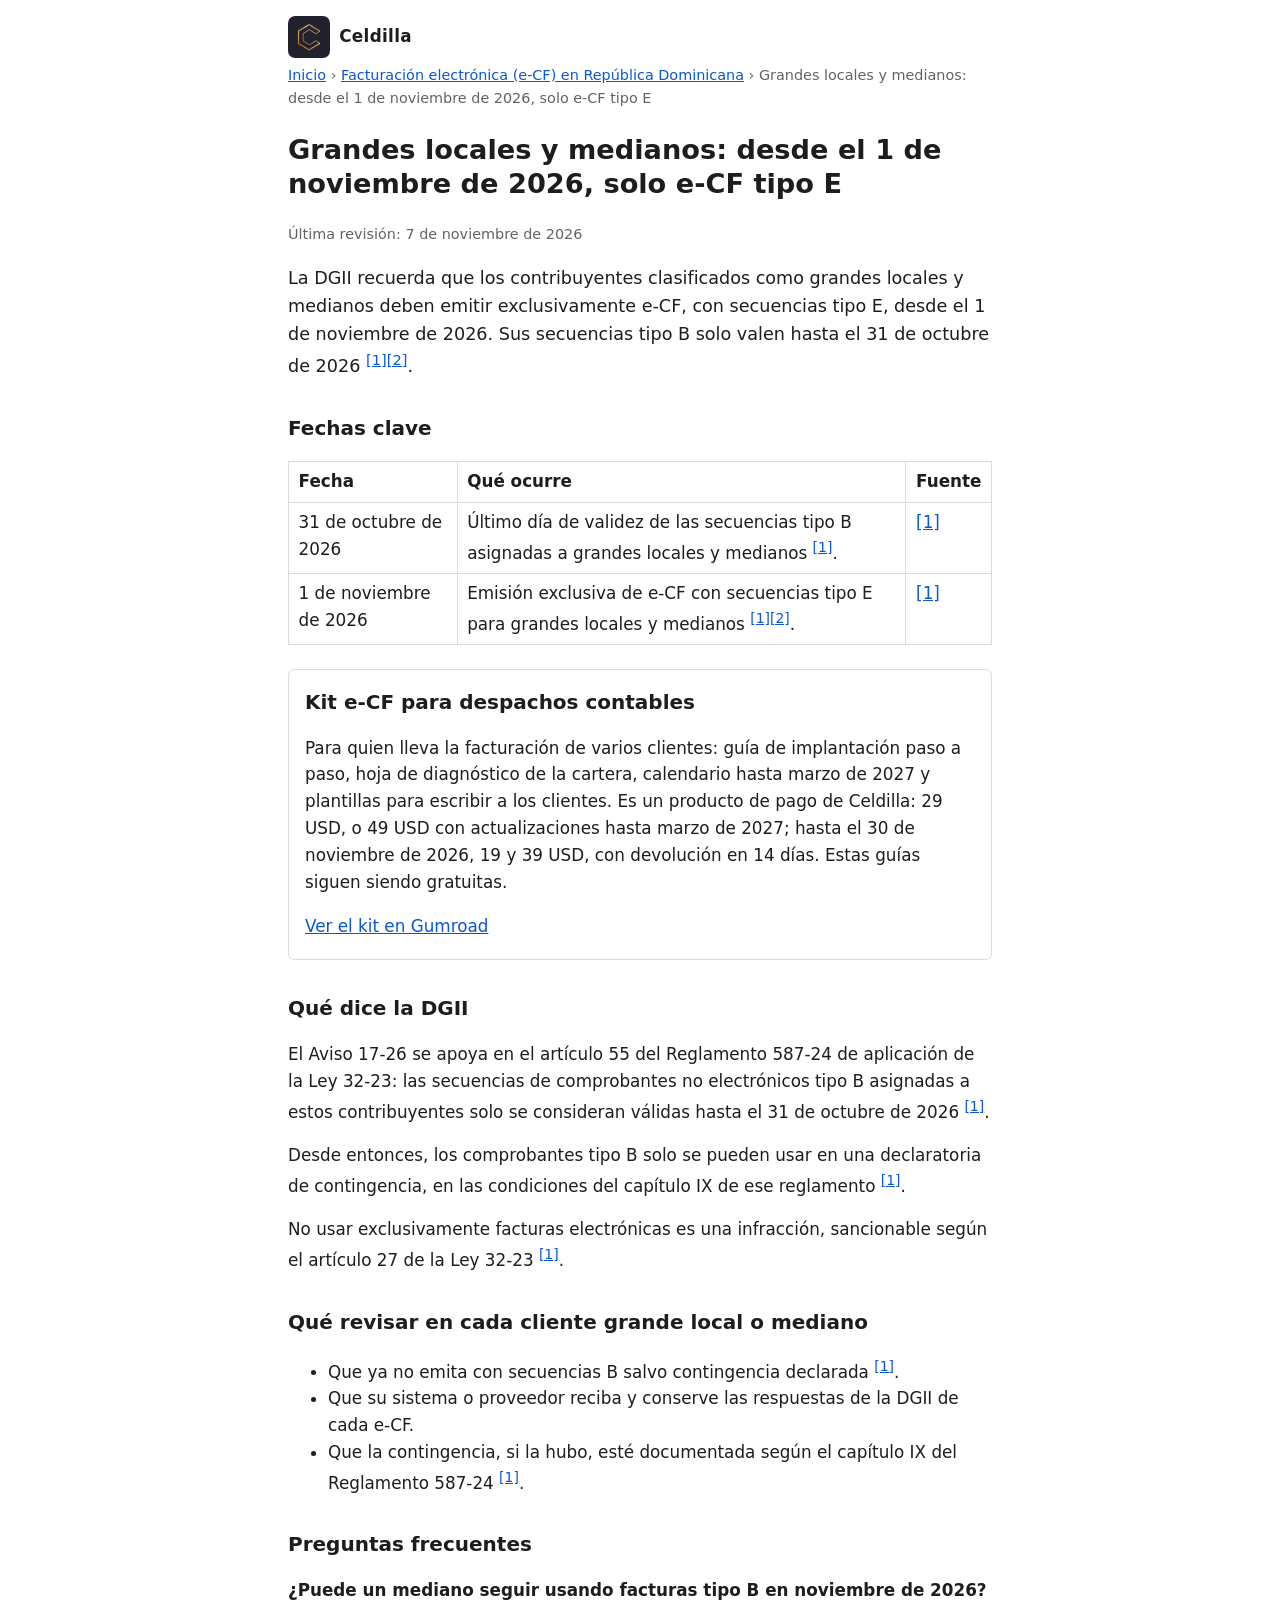
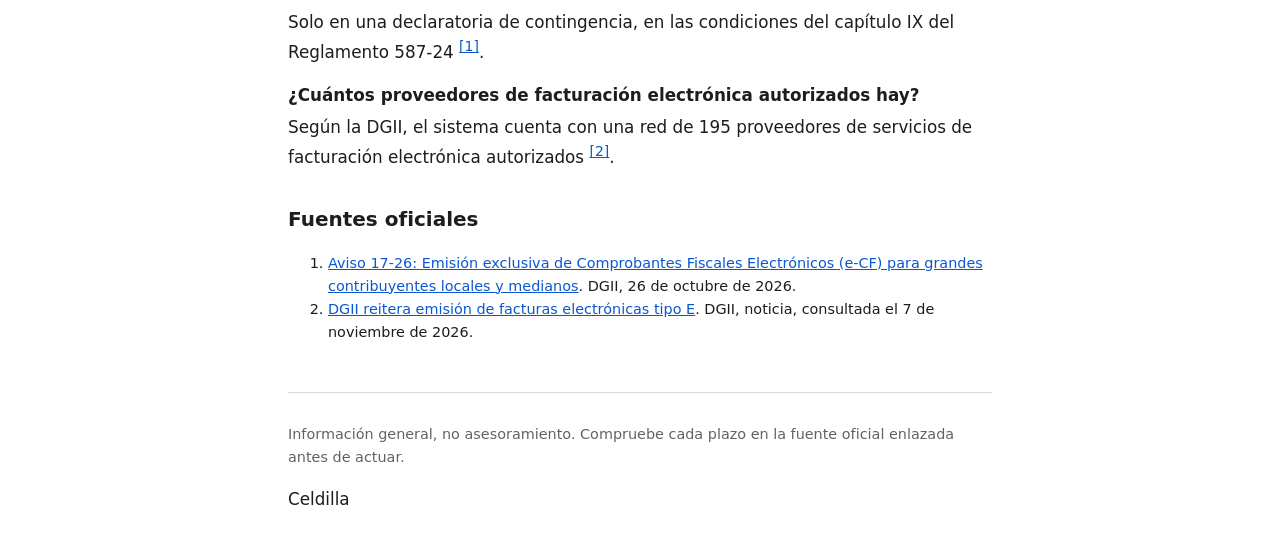
<file: rd/grandes-locales-y-medianos-solo-e-cf.html>
<!doctype html>
<html lang="es-DO">
<head>
<meta charset="utf-8">
<meta name="viewport" content="width=device-width, initial-scale=1">
<title>Grandes locales y medianos: desde el 1 de noviembre de 2026, solo e-CF tipo E</title>
<meta name="description" content="Las secuencias tipo B de los grandes locales y medianos valen hasta el 31 de octubre de 2026. Qué cambia y cuándo se admite la contingencia.">
<link rel="canonical" href="https://guias.celdilla.com/rd/grandes-locales-y-medianos-solo-e-cf.html">
<link rel="stylesheet" href="../estilo.css">
<link rel="icon" type="image/webp" href="../logo-celdilla.webp">
<script type="application/ld+json">
{
 "@context": "https://schema.org",
 "@type": "Article",
 "headline": "Grandes locales y medianos: desde el 1 de noviembre de 2026, solo e-CF tipo E",
 "description": "Las secuencias tipo B de los grandes locales y medianos valen hasta el 31 de octubre de 2026. Qué cambia y cuándo se admite la contingencia.",
 "inLanguage": "es-DO",
 "datePublished": "2026-11-07",
 "dateModified": "2026-11-07",
 "author": {
  "@type": "Organization",
  "name": "Celdilla"
 },
 "publisher": {
  "@type": "Organization",
  "name": "Celdilla"
 },
 "citation": [
  {
   "@type": "CreativeWork",
   "name": "Aviso 17-26: Emisión exclusiva de Comprobantes Fiscales Electrónicos (e-CF) para grandes contribuyentes locales y medianos",
   "url": "https://dgii.gov.do/publicacionesOficiales/avisosInformativos/Documents/2026/17-26.pdf"
  },
  {
   "@type": "CreativeWork",
   "name": "DGII reitera emisión de facturas electrónicas tipo E",
   "url": "https://dgii.gov.do/noticias/Paginas/DGII-reitera-emision-facturas-electronicas-tipo-E.aspx"
  }
 ],
 "url": "https://guias.celdilla.com/rd/grandes-locales-y-medianos-solo-e-cf.html"
}
</script>
<script type="application/ld+json">
{
 "@context": "https://schema.org",
 "@type": "FAQPage",
 "mainEntity": [
  {
   "@type": "Question",
   "name": "¿Puede un mediano seguir usando facturas tipo B en noviembre de 2026?",
   "acceptedAnswer": {
    "@type": "Answer",
    "text": "Solo en una declaratoria de contingencia, en las condiciones del capítulo IX del Reglamento 587-24 [1]."
   }
  },
  {
   "@type": "Question",
   "name": "¿Cuántos proveedores de facturación electrónica autorizados hay?",
   "acceptedAnswer": {
    "@type": "Answer",
    "text": "Según la DGII, el sistema cuenta con una red de 195 proveedores de servicios de facturación electrónica autorizados [2]."
   }
  }
 ]
}
</script>
</head>
<body>
<header>
<div class="marca"><img src="../logo-celdilla.webp" alt="Logotipo de Celdilla" width="42" height="42"><span>Celdilla</span></div><nav aria-label="migas"><a href="../index.html">Inicio</a> › <a href="index.html">Facturación electrónica (e-CF) en República Dominicana</a> › Grandes locales y medianos: desde el 1 de noviembre de 2026, solo e-CF tipo E</nav></header>
<main>
<article>
<h1>Grandes locales y medianos: desde el 1 de noviembre de 2026, solo e-CF tipo E</h1>
<p class="revision">Última revisión: <time datetime="2026-11-07">7 de noviembre de 2026</time></p>
<p class="resumen">La DGII recuerda que los contribuyentes clasificados como grandes locales y medianos deben emitir exclusivamente e-CF, con secuencias tipo E, desde el 1 de noviembre de 2026. Sus secuencias tipo B solo valen hasta el 31 de octubre de 2026 <sup><a href="#fuente-1">[1]</a></sup><sup><a href="#fuente-2">[2]</a></sup>.</p>
<h2>Fechas clave</h2>
<table><thead><tr><th>Fecha</th><th>Qué ocurre</th><th>Fuente</th></tr></thead><tbody><tr><td><time datetime="2026-10-31">31 de octubre de 2026</time></td><td>Último día de validez de las secuencias tipo B asignadas a grandes locales y medianos <sup><a href="#fuente-1">[1]</a></sup>.</td><td><a href="#fuente-1">[1]</a></td></tr><tr><td><time datetime="2026-11-01">1 de noviembre de 2026</time></td><td>Emisión exclusiva de e-CF con secuencias tipo E para grandes locales y medianos <sup><a href="#fuente-1">[1]</a></sup><sup><a href="#fuente-2">[2]</a></sup>.</td><td><a href="#fuente-1">[1]</a></td></tr></tbody></table>
<aside class="kit">
<h2>Kit e-CF para despachos contables</h2>
<p>Para quien lleva la facturación de varios clientes: guía de implantación paso a paso, hoja de diagnóstico de la cartera, calendario hasta marzo de 2027 y plantillas para escribir a los clientes. Es un producto de pago de Celdilla: 29 USD, o 49 USD con actualizaciones hasta marzo de 2027; hasta el 30 de noviembre de 2026, 19 y 39 USD, con devolución en 14 días. Estas guías siguen siendo gratuitas.</p>
<p><a href="https://ramirezral.gumroad.com/l/kit-ecf-rd?utm_source=guias&amp;utm_medium=referral&amp;utm_campaign=kit-ecf-rd&amp;utm_content=grandes-locales-y-medianos-solo-e-cf">Ver el kit en Gumroad</a></p>
</aside>
<h2>Qué dice la DGII</h2>
<p>El Aviso 17-26 se apoya en el artículo 55 del Reglamento 587-24 de aplicación de la Ley 32-23: las secuencias de comprobantes no electrónicos tipo B asignadas a estos contribuyentes solo se consideran válidas hasta el 31 de octubre de 2026 <sup><a href="#fuente-1">[1]</a></sup>.</p>
<p>Desde entonces, los comprobantes tipo B solo se pueden usar en una declaratoria de contingencia, en las condiciones del capítulo IX de ese reglamento <sup><a href="#fuente-1">[1]</a></sup>.</p>
<p>No usar exclusivamente facturas electrónicas es una infracción, sancionable según el artículo 27 de la Ley 32-23 <sup><a href="#fuente-1">[1]</a></sup>.</p>
<h2>Qué revisar en cada cliente grande local o mediano</h2>
<ul><li>Que ya no emita con secuencias B salvo contingencia declarada <sup><a href="#fuente-1">[1]</a></sup>.</li><li>Que su sistema o proveedor reciba y conserve las respuestas de la DGII de cada e-CF.</li><li>Que la contingencia, si la hubo, esté documentada según el capítulo IX del Reglamento 587-24 <sup><a href="#fuente-1">[1]</a></sup>.</li></ul>
<h2>Preguntas frecuentes</h2>
<dl class="faq"><dt>¿Puede un mediano seguir usando facturas tipo B en noviembre de 2026?</dt><dd>Solo en una declaratoria de contingencia, en las condiciones del capítulo IX del Reglamento 587-24 <sup><a href="#fuente-1">[1]</a></sup>.</dd><dt>¿Cuántos proveedores de facturación electrónica autorizados hay?</dt><dd>Según la DGII, el sistema cuenta con una red de 195 proveedores de servicios de facturación electrónica autorizados <sup><a href="#fuente-2">[2]</a></sup>.</dd></dl>
<h2>Fuentes oficiales</h2>
<ol class="fuentes"><li id="fuente-1"><a href="https://dgii.gov.do/publicacionesOficiales/avisosInformativos/Documents/2026/17-26.pdf" rel="noopener">Aviso 17-26: Emisión exclusiva de Comprobantes Fiscales Electrónicos (e-CF) para grandes contribuyentes locales y medianos</a>. DGII, 26 de octubre de 2026.</li><li id="fuente-2"><a href="https://dgii.gov.do/noticias/Paginas/DGII-reitera-emision-facturas-electronicas-tipo-E.aspx" rel="noopener">DGII reitera emisión de facturas electrónicas tipo E</a>. DGII, noticia, consultada el 7 de noviembre de 2026.</li></ol>
</article>
</main>
<footer><p class="aviso">Información general, no asesoramiento. Compruebe cada plazo en la fuente oficial enlazada antes de actuar.</p><p>Celdilla</p></footer>
</body>
</html>
</file>
<file: estilo.css>
:root {
  --texto: #1d1d1f;
  --fondo: #ffffff;
  --suave: #5f6368;
  --borde: #d9d9de;
  --enlace: #0b57d0;
  --aviso: #fff4ce;
  --mock: #fde2e1;
}
@media (prefers-color-scheme: dark) {
  :root {
    --texto: #e8e8ea;
    --fondo: #16171a;
    --suave: #a8abb2;
    --borde: #3a3c42;
    --enlace: #8ab4f8;
    --aviso: #3b3417;
    --mock: #47201f;
  }
}
* { box-sizing: border-box; }
body {
  margin: 0 auto;
  max-width: 46rem;
  padding: 1rem;
  font: 1.05rem/1.6 system-ui, -apple-system, "Segoe UI", Roboto, sans-serif;
  color: var(--texto);
  background: var(--fondo);
}
a { color: var(--enlace); }
h1 { font-size: 1.7rem; line-height: 1.25; }
h2 { font-size: 1.25rem; margin-top: 2rem; }
nav { font-size: 0.9rem; color: var(--suave); }
.revision, .aviso { color: var(--suave); font-size: 0.9rem; }
.resumen, .promesa { font-size: 1.1rem; }
table { width: 100%; border-collapse: collapse; display: block; overflow-x: auto; }
th, td { border: 1px solid var(--borde); padding: 0.4rem 0.6rem; text-align: left; vertical-align: top; }
dt { font-weight: 600; margin-top: 1rem; }
dd { margin: 0.3rem 0 0 0; }
.fuentes { font-size: 0.9rem; }
.mock, .borrador { background: var(--mock); padding: 0.6rem 0.8rem; font-weight: 600; }
.borrador { background: var(--aviso); }
.kit { border: 1px solid var(--borde); border-radius: 0.4rem; padding: 0.2rem 1rem; margin: 1.5rem 0; }
.kit h2 { margin-top: 0.8rem; }
footer { margin-top: 3rem; border-top: 1px solid var(--borde); padding-top: 1rem; }

.marca{display:flex;align-items:center;gap:.6rem;margin-bottom:.4rem}
.marca img{width:2.6rem;height:2.6rem;border-radius:.45rem;display:block}
.marca span{font-weight:700;letter-spacing:.02em}
</file>
